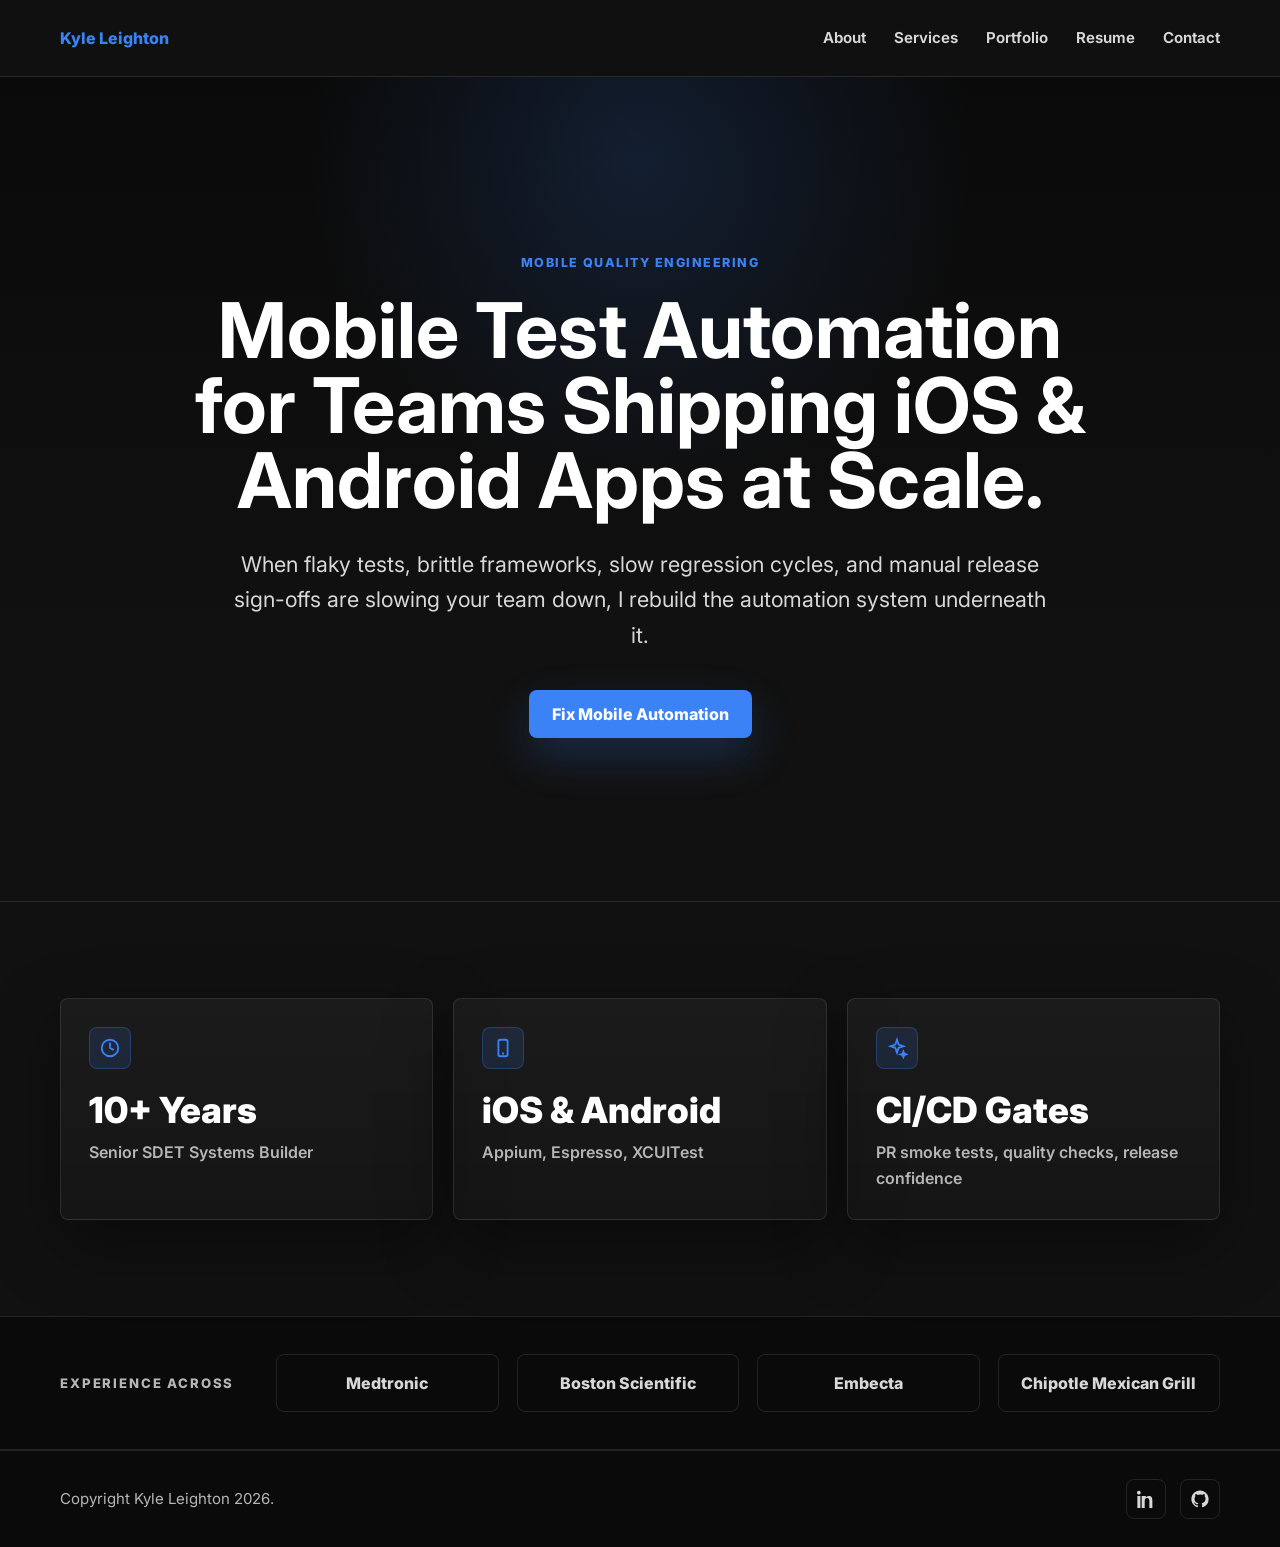
<file: index.html>
<!doctype html>
<html lang="en">
  <head>
    <meta charset="utf-8">
    <meta name="viewport" content="width=device-width, initial-scale=1">
    <meta name="description" content="Freelance Senior SDET and mobile test automation consultant helping engineering teams fix flaky iOS and Android automation, slow regression cycles, weak CI quality gates, and release risk.">
    <meta property="og:title" content="Kyle Leighton | Mobile Automation Consultant">
    <meta property="og:description" content="Senior SDET for teams shipping iOS and Android at scale. Flaky test fixes, framework buildouts, and embedded contract support.">
    <meta property="og:url" content="https://kyleleighton.dev">
    <meta property="og:type" content="website">
    <link rel="icon" type="image/svg+xml" href="favicon.svg">
    <title>Kyle Leighton | Mobile Automation Consultant</title>
    <link rel="preconnect" href="https://fonts.googleapis.com">
    <link rel="preconnect" href="https://fonts.gstatic.com" crossorigin>
    <link href="https://fonts.googleapis.com/css2?family=Inter:wght@400;500;600;700;800;900&amp;display=swap" rel="stylesheet">
    <link rel="stylesheet" href="styles.css">
  </head>
  <body>
    <div class="site-shell">
      <header class="site-header">
        <nav class="nav container" aria-label="Primary navigation">
          <a class="wordmark" href="index.html">Kyle Leighton</a>
          <button class="menu-toggle" type="button" aria-label="Toggle navigation menu" aria-expanded="false">
            <span></span>
          </button>
          <div class="nav-links">
            <a class="nav-link" href="about.html">About</a>
            <a class="nav-link" href="services.html">Services</a>
            <a class="nav-link" href="portfolio.html">Portfolio</a>
            <a class="nav-link" href="resume.html">Resume</a>
            <a class="nav-link" href="contact.html">Contact</a>
          </div>
        </nav>
      </header>

      <main class="site-main">
        <section class="hero">
          <div class="hero-inner container reveal">
            <span class="eyebrow">Mobile Quality Engineering</span>
            <h1>Mobile Test Automation for Teams Shipping iOS &amp; Android Apps at Scale.</h1>
            <p>When flaky tests, brittle frameworks, slow regression cycles, and manual release sign-offs are slowing your team down, I rebuild the automation system underneath it.</p>
            <a class="button button-primary" href="contact.html">Fix Mobile Automation</a>
          </div>
        </section>

        <section class="section section-border">
          <div class="container grid grid-3">
            <article class="stat-card reveal">
              <span class="icon" aria-hidden="true">
                <svg viewBox="0 0 24 24" fill="none" stroke="currentColor">
                  <path d="M12 6v6l4 2"></path>
                  <circle cx="12" cy="12" r="9"></circle>
                </svg>
              </span>
              <div class="stat-value">10+ Years</div>
              <div class="stat-label">Senior SDET Systems Builder</div>
            </article>
            <article class="stat-card reveal">
              <span class="icon" aria-hidden="true">
                <svg viewBox="0 0 24 24" fill="none" stroke="currentColor">
                  <rect x="7" y="3" width="10" height="18" rx="2"></rect>
                  <path d="M11 18h2"></path>
                </svg>
              </span>
              <div class="stat-value">iOS &amp; Android</div>
              <div class="stat-label">Appium, Espresso, XCUITest</div>
            </article>
            <article class="stat-card reveal">
              <span class="icon" aria-hidden="true">
                <svg viewBox="0 0 24 24" fill="none" stroke="currentColor">
                  <path d="M12 3l1.8 5.2L19 10l-5.2 1.8L12 17l-1.8-5.2L5 10l5.2-1.8L12 3z"></path>
                  <path d="M19 16l.8 2.2L22 19l-2.2.8L19 22l-.8-2.2L16 19l2.2-.8L19 16z"></path>
                </svg>
              </span>
              <div class="stat-value">CI/CD Gates</div>
              <div class="stat-label">PR smoke tests, quality checks, release confidence</div>
            </article>
          </div>
        </section>

        <section class="trusted">
          <div class="trusted-inner container reveal">
            <div class="trusted-label">Experience across</div>
            <div class="logo-row" aria-label="Past companies">
              <div class="text-logo">Medtronic</div>
              <div class="text-logo">Boston Scientific</div>
              <div class="text-logo">Embecta</div>
              <div class="text-logo">Chipotle Mexican Grill</div>
            </div>
          </div>
        </section>
      </main>

      <footer class="site-footer">
        <div class="footer-inner container">
          <p>Copyright Kyle Leighton 2026.</p>
          <div class="footer-links">
            <a href="https://linkedin.com/in/kyle-leighton-098b62132" target="_blank" rel="noreferrer" aria-label="LinkedIn">
              <svg viewBox="0 0 24 24" fill="currentColor" aria-hidden="true">
                <path d="M4.98 3.5C4.98 4.88 3.87 6 2.5 6S0 4.88 0 3.5 1.12 1 2.5 1s2.48 1.12 2.48 2.5zM.5 8h4V24h-4V8zm7.5 0h3.84v2.18h.05c.54-1.02 1.84-2.1 3.79-2.1 4.05 0 4.8 2.67 4.8 6.14V24h-4v-8.67c0-2.07-.04-4.73-2.88-4.73-2.89 0-3.33 2.25-3.33 4.58V24h-4V8z"></path>
              </svg>
            </a>
            <a href="https://github.com/kbleighton" target="_blank" rel="noreferrer" aria-label="GitHub">
              <svg viewBox="0 0 24 24" fill="currentColor" aria-hidden="true">
                <path d="M12 .5C5.65.5.5 5.65.5 12c0 5.09 3.29 9.4 7.86 10.93.58.11.79-.25.79-.56v-2.02c-3.2.7-3.87-1.36-3.87-1.36-.52-1.34-1.28-1.7-1.28-1.7-1.05-.72.08-.7.08-.7 1.16.08 1.77 1.19 1.77 1.19 1.03 1.76 2.7 1.25 3.36.96.1-.75.4-1.25.73-1.54-2.56-.29-5.25-1.28-5.25-5.69 0-1.26.45-2.29 1.19-3.1-.12-.29-.52-1.47.11-3.06 0 0 .97-.31 3.18 1.18A11.1 11.1 0 0 1 12 6.15c.98 0 1.96.13 2.88.38 2.2-1.49 3.17-1.18 3.17-1.18.63 1.59.23 2.77.11 3.06.74.81 1.19 1.84 1.19 3.1 0 4.42-2.7 5.39-5.27 5.67.41.36.78 1.07.78 2.16v3.03c0 .31.21.67.8.56A11.52 11.52 0 0 0 23.5 12C23.5 5.65 18.35.5 12 .5z"></path>
              </svg>
            </a>
          </div>
        </div>
      </footer>
    </div>

    <script src="script.js"></script>
  </body>
</html>
</file>
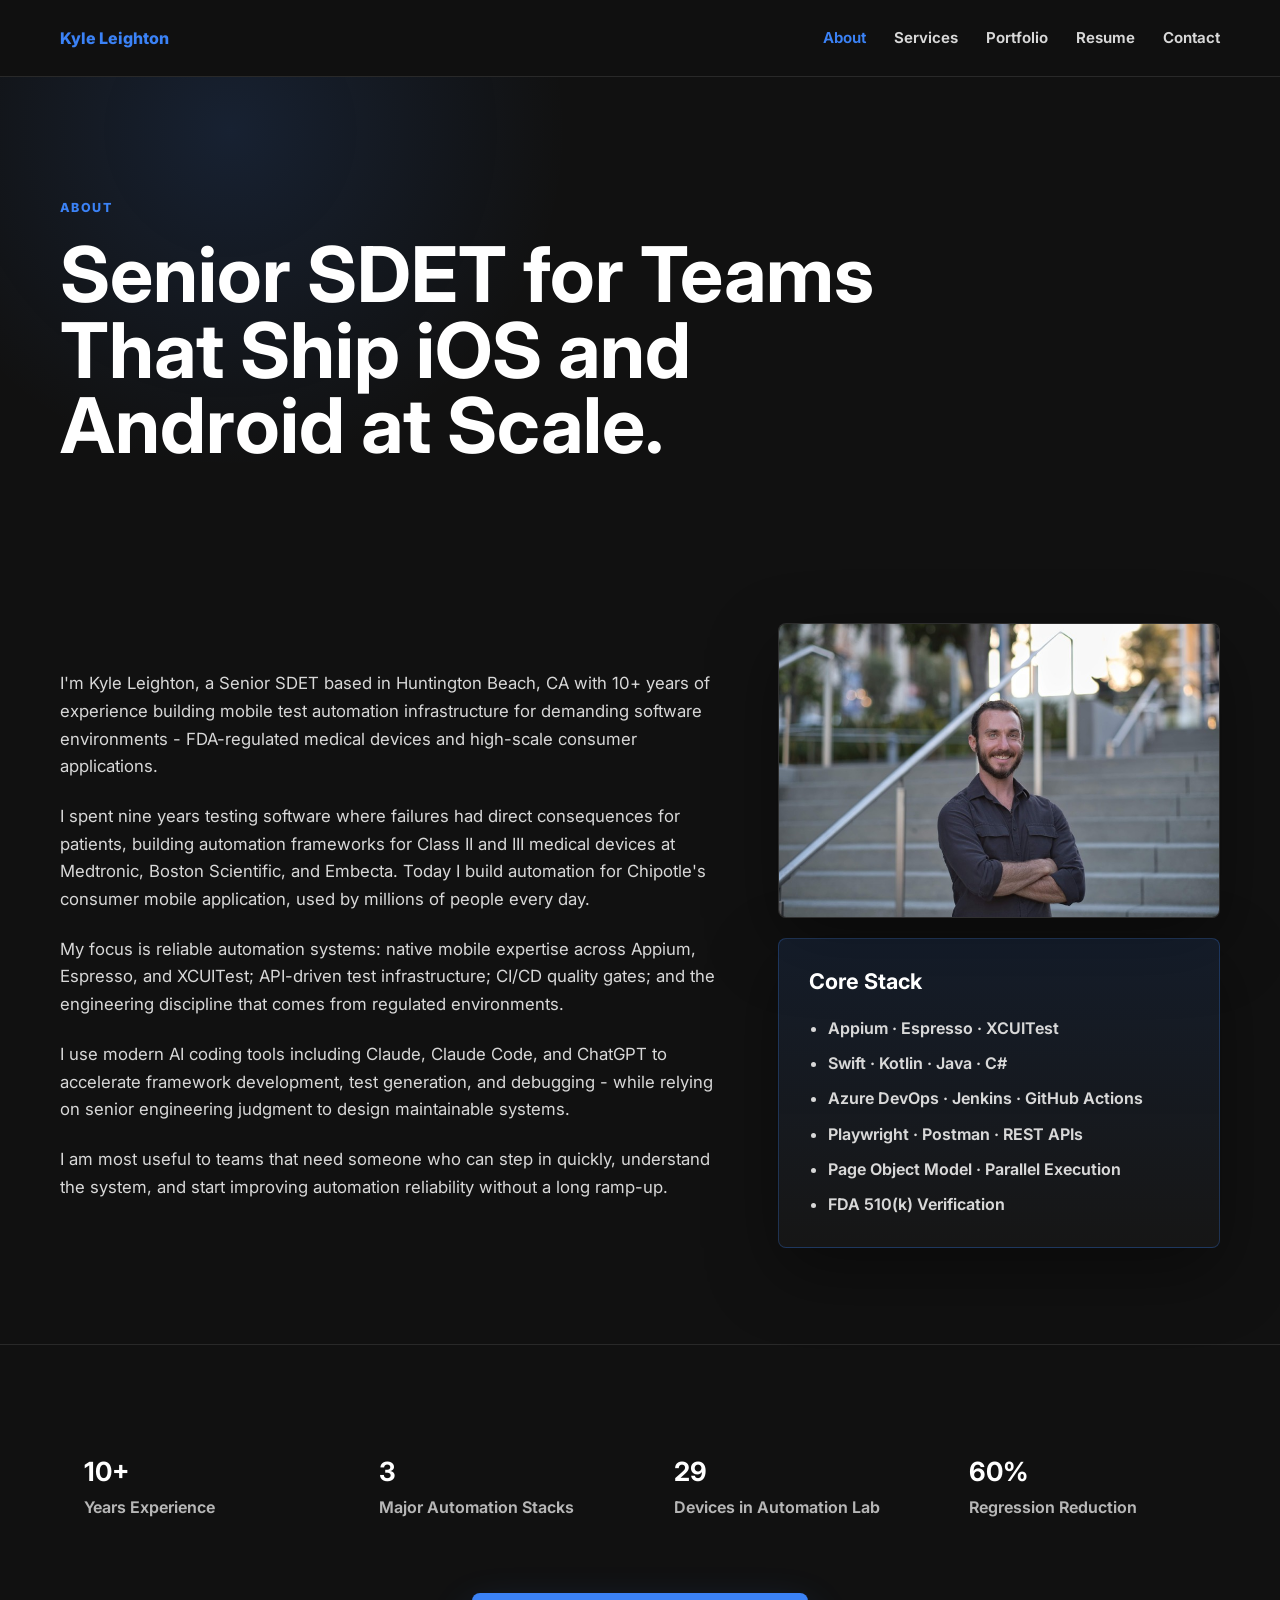
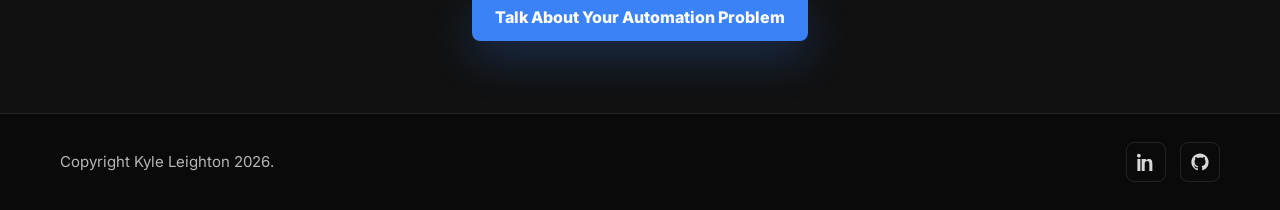
<file: about.html>
<!doctype html>
<html lang="en">
  <head>
    <meta charset="utf-8">
    <meta name="viewport" content="width=device-width, initial-scale=1">
    <meta name="description" content="About Kyle Leighton, a freelance Senior SDET and mobile automation consultant with regulated medical device and high-scale consumer app experience.">
    <link rel="icon" type="image/svg+xml" href="favicon.svg">
    <title>About | Kyle Leighton</title>
    <link rel="preconnect" href="https://fonts.googleapis.com">
    <link rel="preconnect" href="https://fonts.gstatic.com" crossorigin>
    <link href="https://fonts.googleapis.com/css2?family=Inter:wght@400;500;600;700;800;900&amp;display=swap" rel="stylesheet">
    <link rel="stylesheet" href="styles.css">
  </head>
  <body>
    <div class="site-shell">
      <header class="site-header">
        <nav class="nav container" aria-label="Primary navigation">
          <a class="wordmark" href="index.html">Kyle Leighton</a>
          <button class="menu-toggle" type="button" aria-label="Toggle navigation menu" aria-expanded="false">
            <span></span>
          </button>
          <div class="nav-links">
            <a class="nav-link" href="about.html">About</a>
            <a class="nav-link" href="services.html">Services</a>
            <a class="nav-link" href="portfolio.html">Portfolio</a>
            <a class="nav-link" href="resume.html">Resume</a>
            <a class="nav-link" href="contact.html">Contact</a>
          </div>
        </nav>
      </header>

      <main class="site-main">
        <section class="page-hero">
          <div class="container reveal">
            <span class="eyebrow">About</span>
            <h1>Senior SDET for Teams That Ship iOS and Android at Scale.</h1>
          </div>
        </section>

        <section class="section">
          <div class="container two-column">
            <div class="copy-stack reveal">
              <p>I'm Kyle Leighton, a Senior SDET based in Huntington Beach, CA with 10+ years of experience building mobile test automation infrastructure for demanding software environments - FDA-regulated medical devices and high-scale consumer applications.</p>
              <p>I spent nine years testing software where failures had direct consequences for patients, building automation frameworks for Class II and III medical devices at Medtronic, Boston Scientific, and Embecta. Today I build automation for Chipotle's consumer mobile application, used by millions of people every day.</p>
              <p>My focus is reliable automation systems: native mobile expertise across Appium, Espresso, and XCUITest; API-driven test infrastructure; CI/CD quality gates; and the engineering discipline that comes from regulated environments.</p>
              <p>I use modern AI coding tools including Claude, Claude Code, and ChatGPT to accelerate framework development, test generation, and debugging - while relying on senior engineering judgment to design maintainable systems.</p>
              <p>I am most useful to teams that need someone who can step in quickly, understand the system, and start improving automation reliability without a long ramp-up.</p>
            </div>
            <div class="about-sidebar">
              <figure class="profile-card reveal">
                <img class="profile-photo" src="assets/kyle-leighton-profile.jpg" alt="Kyle Leighton">
              </figure>
              <div class="skills-card reveal">
                <h3>Core Stack</h3>
                <ul>
                  <li>Appium · Espresso · XCUITest</li>
                  <li>Swift · Kotlin · Java · C#</li>
                  <li>Azure DevOps · Jenkins · GitHub Actions</li>
                  <li>Playwright · Postman · REST APIs</li>
                  <li>Page Object Model · Parallel Execution</li>
                  <li>FDA 510(k) Verification</li>
                </ul>
              </div>
            </div>
          </div>
        </section>

        <section class="section-tight section-border">
          <div class="container grid grid-4">
            <div class="mini-stat reveal">
              <strong>10+</strong>
              <span>Years Experience</span>
            </div>
            <div class="mini-stat reveal">
              <strong>3</strong>
              <span>Major Automation Stacks</span>
            </div>
            <div class="mini-stat reveal">
              <strong>29</strong>
              <span>Devices in Automation Lab</span>
            </div>
            <div class="mini-stat reveal">
              <strong>60%</strong>
              <span>Regression Reduction</span>
            </div>
          </div>
          <div class="container cta-row reveal">
            <a class="button button-primary" href="contact.html">Talk About Your Automation Problem</a>
          </div>
        </section>
      </main>

      <footer class="site-footer">
        <div class="footer-inner container">
          <p>Copyright Kyle Leighton 2026.</p>
          <div class="footer-links">
            <a href="https://linkedin.com/in/kyle-leighton-098b62132" target="_blank" rel="noreferrer" aria-label="LinkedIn">
              <svg viewBox="0 0 24 24" fill="currentColor" aria-hidden="true">
                <path d="M4.98 3.5C4.98 4.88 3.87 6 2.5 6S0 4.88 0 3.5 1.12 1 2.5 1s2.48 1.12 2.48 2.5zM.5 8h4V24h-4V8zm7.5 0h3.84v2.18h.05c.54-1.02 1.84-2.1 3.79-2.1 4.05 0 4.8 2.67 4.8 6.14V24h-4v-8.67c0-2.07-.04-4.73-2.88-4.73-2.89 0-3.33 2.25-3.33 4.58V24h-4V8z"></path>
              </svg>
            </a>
            <a href="https://github.com/kbleighton" target="_blank" rel="noreferrer" aria-label="GitHub">
              <svg viewBox="0 0 24 24" fill="currentColor" aria-hidden="true">
                <path d="M12 .5C5.65.5.5 5.65.5 12c0 5.09 3.29 9.4 7.86 10.93.58.11.79-.25.79-.56v-2.02c-3.2.7-3.87-1.36-3.87-1.36-.52-1.34-1.28-1.7-1.28-1.7-1.05-.72.08-.7.08-.7 1.16.08 1.77 1.19 1.77 1.19 1.03 1.76 2.7 1.25 3.36.96.1-.75.4-1.25.73-1.54-2.56-.29-5.25-1.28-5.25-5.69 0-1.26.45-2.29 1.19-3.1-.12-.29-.52-1.47.11-3.06 0 0 .97-.31 3.18 1.18A11.1 11.1 0 0 1 12 6.15c.98 0 1.96.13 2.88.38 2.2-1.49 3.17-1.18 3.17-1.18.63 1.59.23 2.77.11 3.06.74.81 1.19 1.84 1.19 3.1 0 4.42-2.7 5.39-5.27 5.67.41.36.78 1.07.78 2.16v3.03c0 .31.21.67.8.56A11.52 11.52 0 0 0 23.5 12C23.5 5.65 18.35.5 12 .5z"></path>
              </svg>
            </a>
          </div>
        </div>
      </footer>
    </div>

    <script src="script.js"></script>
  </body>
</html>
</file>
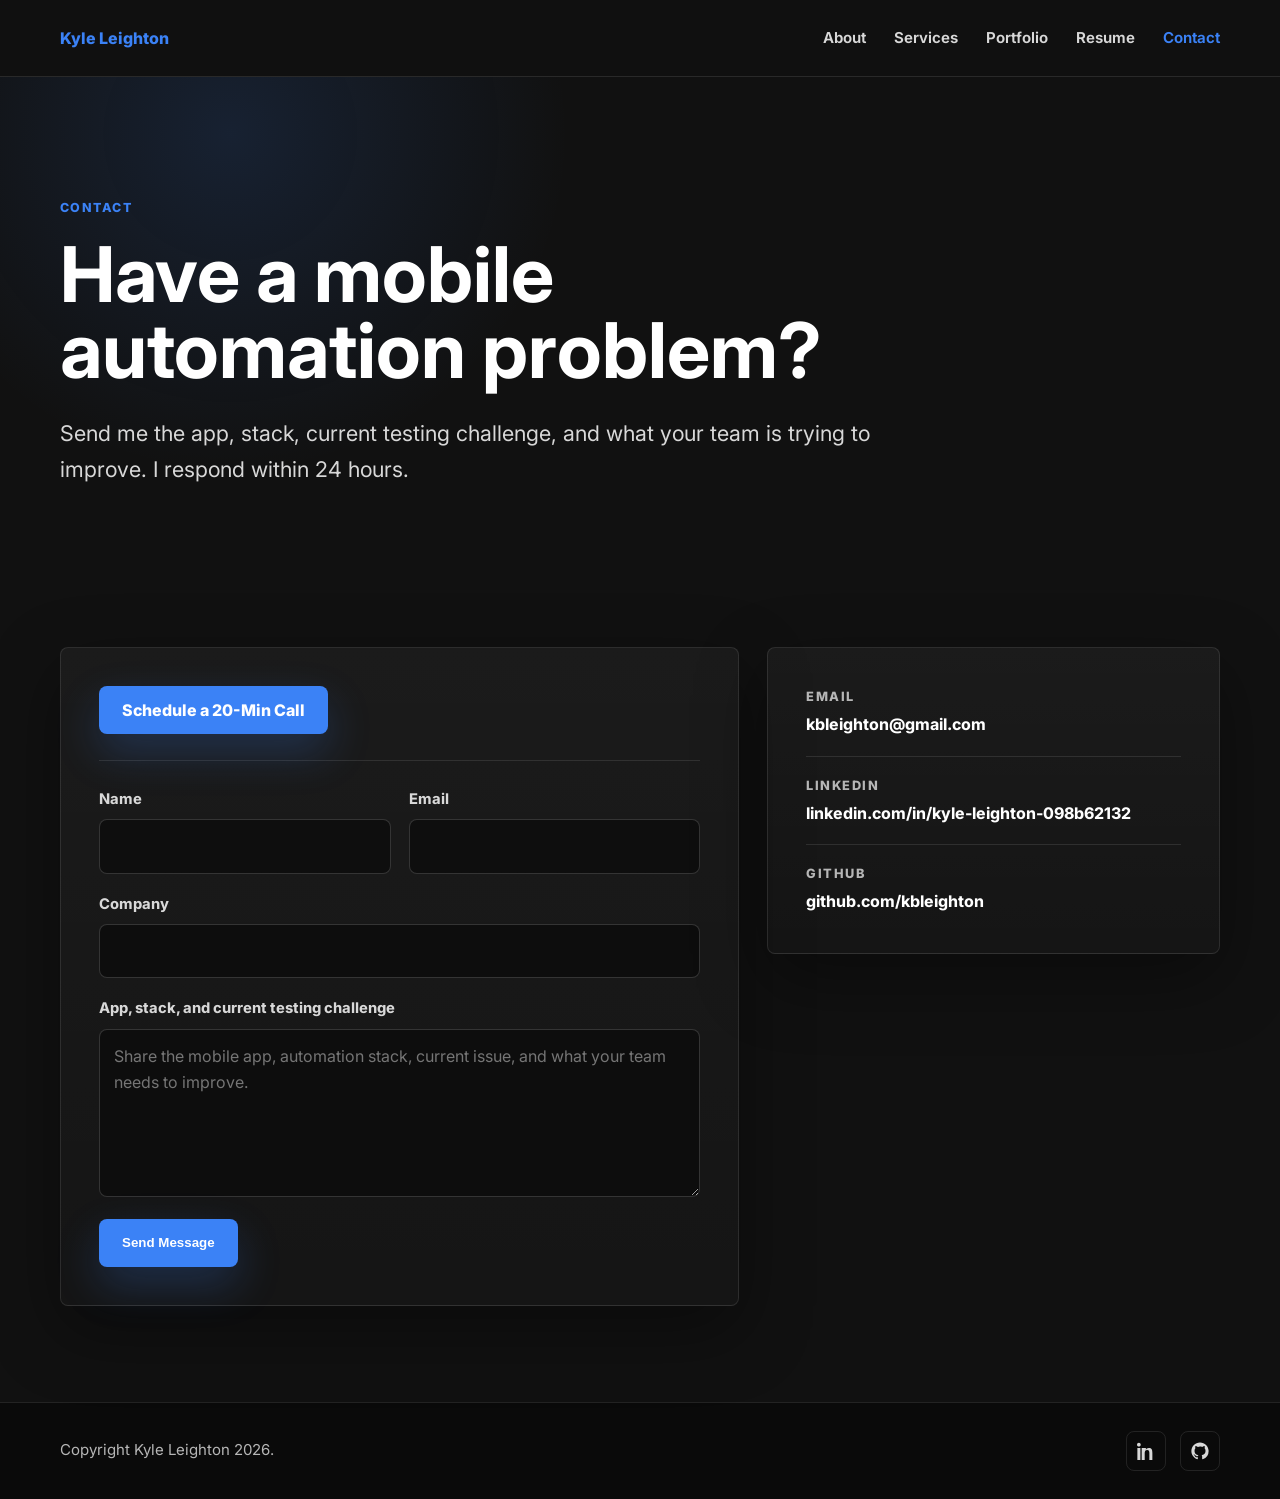
<file: contact.html>
<!doctype html>
<html lang="en">
  <head>
    <meta charset="utf-8">
    <meta name="viewport" content="width=device-width, initial-scale=1">
    <meta name="description" content="Contact Kyle Leighton for freelance Senior SDET consulting, mobile automation audits, framework buildouts, embedded contract support, and release quality improvements.">
    <link rel="icon" type="image/svg+xml" href="favicon.svg">
    <title>Contact | Kyle Leighton</title>
    <link rel="preconnect" href="https://fonts.googleapis.com">
    <link rel="preconnect" href="https://fonts.gstatic.com" crossorigin>
    <link href="https://fonts.googleapis.com/css2?family=Inter:wght@400;500;600;700;800;900&amp;display=swap" rel="stylesheet">
    <link rel="stylesheet" href="styles.css">
  </head>
  <body>
    <div class="site-shell">
      <header class="site-header">
        <nav class="nav container" aria-label="Primary navigation">
          <a class="wordmark" href="index.html">Kyle Leighton</a>
          <button class="menu-toggle" type="button" aria-label="Toggle navigation menu" aria-expanded="false">
            <span></span>
          </button>
          <div class="nav-links">
            <a class="nav-link" href="about.html">About</a>
            <a class="nav-link" href="services.html">Services</a>
            <a class="nav-link" href="portfolio.html">Portfolio</a>
            <a class="nav-link" href="resume.html">Resume</a>
            <a class="nav-link" href="contact.html">Contact</a>
          </div>
        </nav>
      </header>

      <main class="site-main">
        <section class="page-hero">
          <div class="container reveal">
            <span class="eyebrow">Contact</span>
            <h1>Have a mobile automation problem?</h1>
            <p>Send me the app, stack, current testing challenge, and what your team is trying to improve. I respond within 24 hours.</p>
          </div>
        </section>

        <section class="section">
          <div class="container contact-layout">
            <div class="contact-card reveal">
              <div class="calendly-cta">
                <a class="button button-primary" href="https://calendly.com/kyleleighton/20-min-call" target="_blank" rel="noreferrer">Schedule a 20-Min Call</a>
              </div>
              <!-- This static form uses script.js mailto handling. Replace data-contact-form with a real action endpoint when a form handler is added. -->
              <form data-contact-form>
                <div class="form-grid">
                  <div class="field">
                    <label for="name">Name</label>
                    <input id="name" name="name" type="text" autocomplete="name" required>
                  </div>
                  <div class="field">
                    <label for="email">Email</label>
                    <input id="email" name="email" type="email" autocomplete="email" required>
                  </div>
                  <div class="field field-full">
                    <label for="company">Company</label>
                    <input id="company" name="company" type="text" autocomplete="organization">
                  </div>
                  <div class="field field-full">
                    <label for="message">App, stack, and current testing challenge</label>
                    <textarea id="message" name="message" placeholder="Share the mobile app, automation stack, current issue, and what your team needs to improve." required></textarea>
                  </div>
                </div>
                <div class="form-actions">
                  <button class="button button-primary" type="submit">Send Message</button>
                  <span class="form-status" aria-live="polite"></span>
                </div>
              </form>
            </div>

            <aside class="contact-card reveal">
              <div class="contact-list">
                <div class="contact-item">
                  <span>Email</span>
                  <a href="mailto:kbleighton@gmail.com">kbleighton@gmail.com</a>
                </div>
                <div class="contact-item">
                  <span>LinkedIn</span>
                  <a href="https://linkedin.com/in/kyle-leighton-098b62132" target="_blank" rel="noreferrer">linkedin.com/in/kyle-leighton-098b62132</a>
                </div>
                <div class="contact-item">
                  <span>GitHub</span>
                  <a href="https://github.com/kbleighton" target="_blank" rel="noreferrer">github.com/kbleighton</a>
                </div>
              </div>
            </aside>
          </div>
        </section>
      </main>

      <footer class="site-footer">
        <div class="footer-inner container">
          <p>Copyright Kyle Leighton 2026.</p>
          <div class="footer-links">
            <a href="https://linkedin.com/in/kyle-leighton-098b62132" target="_blank" rel="noreferrer" aria-label="LinkedIn">
              <svg viewBox="0 0 24 24" fill="currentColor" aria-hidden="true">
                <path d="M4.98 3.5C4.98 4.88 3.87 6 2.5 6S0 4.88 0 3.5 1.12 1 2.5 1s2.48 1.12 2.48 2.5zM.5 8h4V24h-4V8zm7.5 0h3.84v2.18h.05c.54-1.02 1.84-2.1 3.79-2.1 4.05 0 4.8 2.67 4.8 6.14V24h-4v-8.67c0-2.07-.04-4.73-2.88-4.73-2.89 0-3.33 2.25-3.33 4.58V24h-4V8z"></path>
              </svg>
            </a>
            <a href="https://github.com/kbleighton" target="_blank" rel="noreferrer" aria-label="GitHub">
              <svg viewBox="0 0 24 24" fill="currentColor" aria-hidden="true">
                <path d="M12 .5C5.65.5.5 5.65.5 12c0 5.09 3.29 9.4 7.86 10.93.58.11.79-.25.79-.56v-2.02c-3.2.7-3.87-1.36-3.87-1.36-.52-1.34-1.28-1.7-1.28-1.7-1.05-.72.08-.7.08-.7 1.16.08 1.77 1.19 1.77 1.19 1.03 1.76 2.7 1.25 3.36.96.1-.75.4-1.25.73-1.54-2.56-.29-5.25-1.28-5.25-5.69 0-1.26.45-2.29 1.19-3.1-.12-.29-.52-1.47.11-3.06 0 0 .97-.31 3.18 1.18A11.1 11.1 0 0 1 12 6.15c.98 0 1.96.13 2.88.38 2.2-1.49 3.17-1.18 3.17-1.18.63 1.59.23 2.77.11 3.06.74.81 1.19 1.84 1.19 3.1 0 4.42-2.7 5.39-5.27 5.67.41.36.78 1.07.78 2.16v3.03c0 .31.21.67.8.56A11.52 11.52 0 0 0 23.5 12C23.5 5.65 18.35.5 12 .5z"></path>
              </svg>
            </a>
          </div>
        </div>
      </footer>
    </div>

    <script src="script.js"></script>
  </body>
</html>
</file>
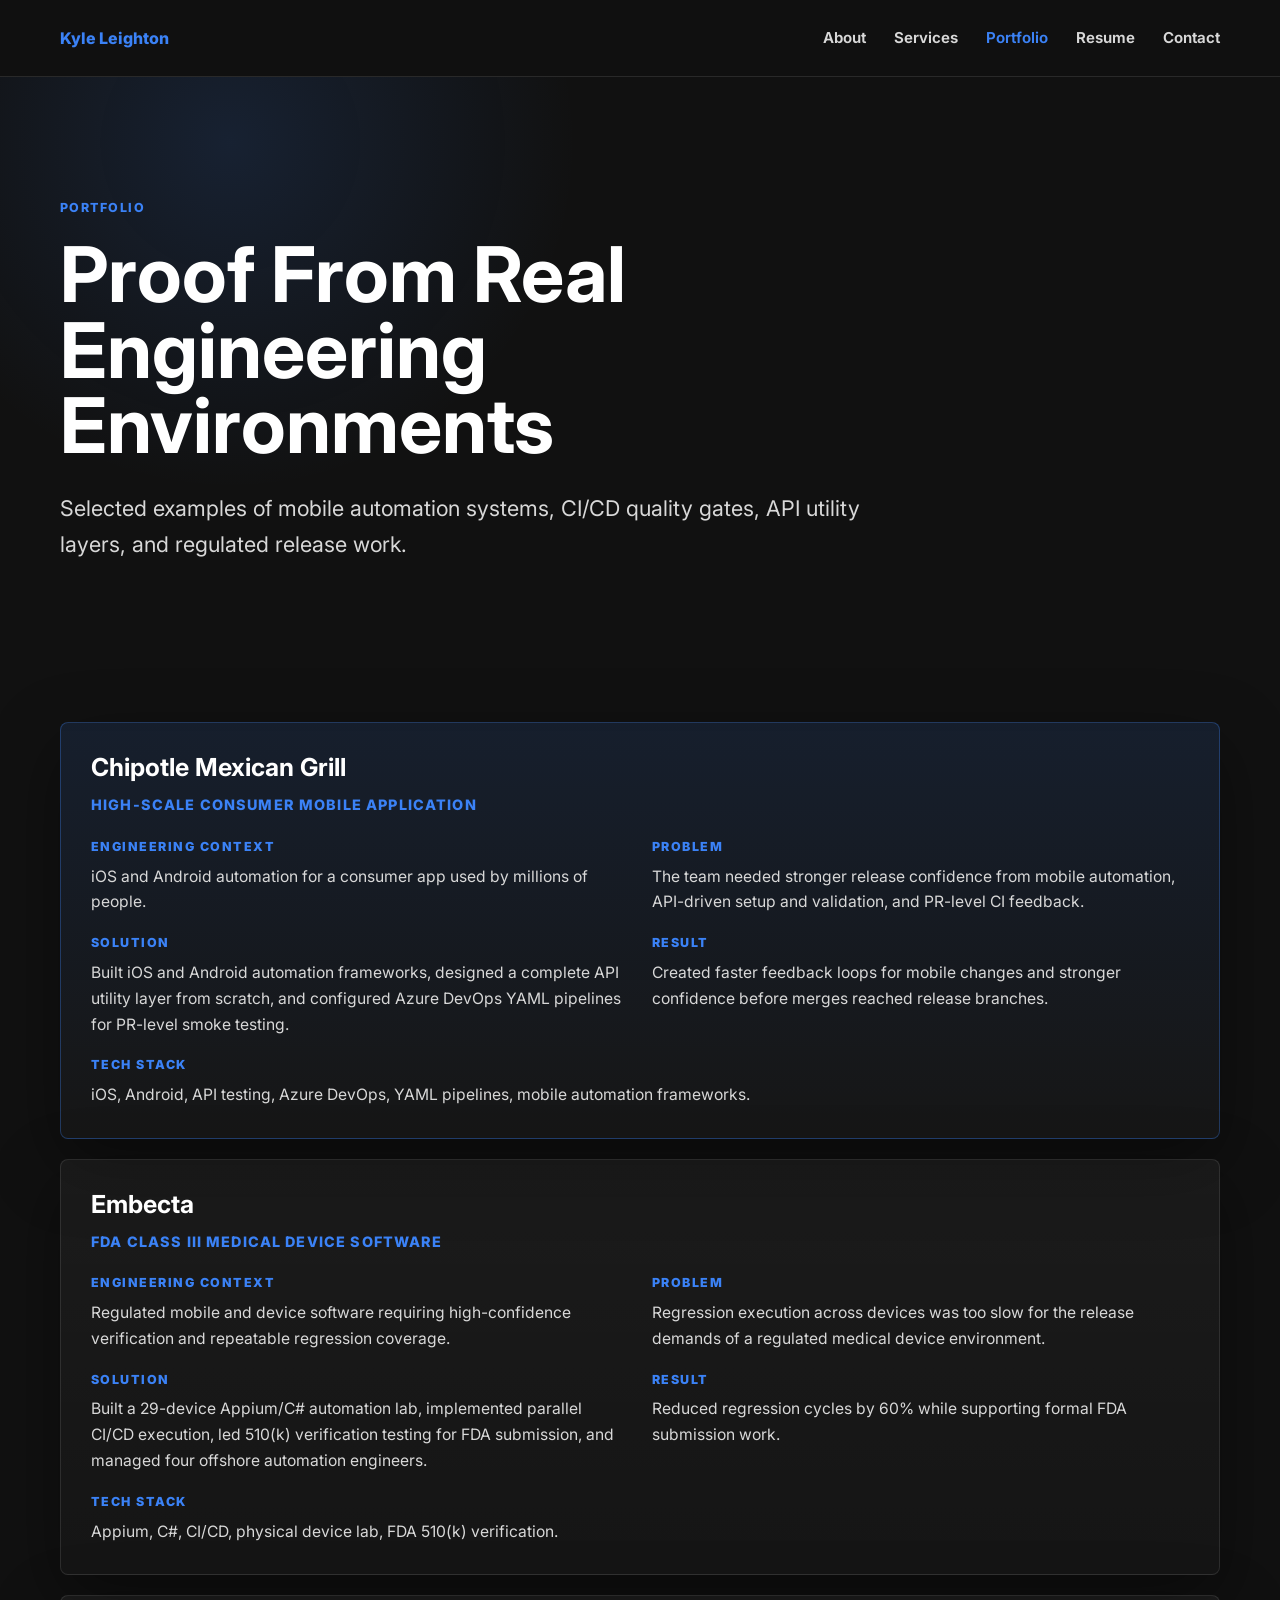
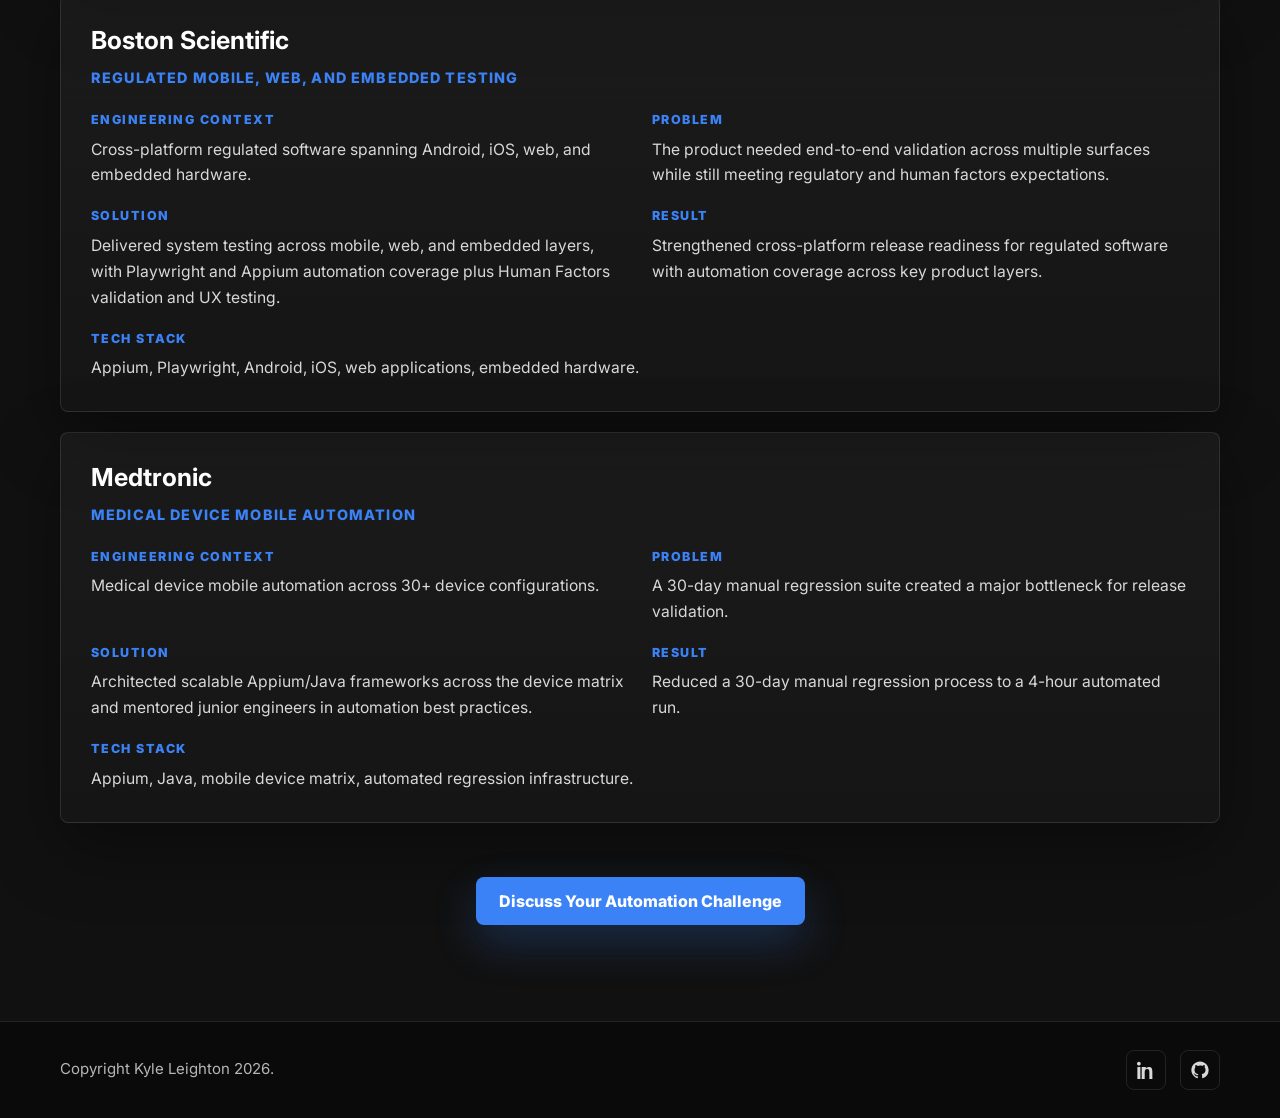
<file: portfolio.html>
<!doctype html>
<html lang="en">
  <head>
    <meta charset="utf-8">
    <meta name="viewport" content="width=device-width, initial-scale=1">
    <meta name="description" content="Mobile automation case studies from Kyle Leighton, including device labs, regression cycle reduction, FDA verification, CI smoke testing, and high-scale iOS and Android automation.">
    <link rel="icon" type="image/svg+xml" href="favicon.svg">
    <title>Portfolio | Kyle Leighton</title>
    <link rel="preconnect" href="https://fonts.googleapis.com">
    <link rel="preconnect" href="https://fonts.gstatic.com" crossorigin>
    <link href="https://fonts.googleapis.com/css2?family=Inter:wght@400;500;600;700;800;900&amp;display=swap" rel="stylesheet">
    <link rel="stylesheet" href="styles.css">
  </head>
  <body>
    <div class="site-shell">
      <header class="site-header">
        <nav class="nav container" aria-label="Primary navigation">
          <a class="wordmark" href="index.html">Kyle Leighton</a>
          <button class="menu-toggle" type="button" aria-label="Toggle navigation menu" aria-expanded="false">
            <span></span>
          </button>
          <div class="nav-links">
            <a class="nav-link" href="about.html">About</a>
            <a class="nav-link" href="services.html">Services</a>
            <a class="nav-link" href="portfolio.html">Portfolio</a>
            <a class="nav-link" href="resume.html">Resume</a>
            <a class="nav-link" href="contact.html">Contact</a>
          </div>
        </nav>
      </header>

      <main class="site-main">
        <section class="page-hero">
          <div class="container reveal">
            <span class="eyebrow">Portfolio</span>
            <h1>Proof From Real Engineering Environments</h1>
            <p>Selected examples of mobile automation systems, CI/CD quality gates, API utility layers, and regulated release work.</p>
          </div>
        </section>

        <section class="section">
          <div class="container portfolio-grid">
            <article class="portfolio-card featured reveal">
              <h2>Chipotle Mexican Grill</h2>
              <p class="context">High-scale consumer mobile application</p>
              <div class="case-study-grid">
                <section class="case-detail">
                  <h3>Engineering Context</h3>
                  <p>iOS and Android automation for a consumer app used by millions of people.</p>
                </section>
                <section class="case-detail">
                  <h3>Problem</h3>
                  <p>The team needed stronger release confidence from mobile automation, API-driven setup and validation, and PR-level CI feedback.</p>
                </section>
                <section class="case-detail">
                  <h3>Solution</h3>
                  <p>Built iOS and Android automation frameworks, designed a complete API utility layer from scratch, and configured Azure DevOps YAML pipelines for PR-level smoke testing.</p>
                </section>
                <section class="case-detail">
                  <h3>Result</h3>
                  <p>Created faster feedback loops for mobile changes and stronger confidence before merges reached release branches.</p>
                </section>
                <section class="case-detail">
                  <h3>Tech Stack</h3>
                  <p>iOS, Android, API testing, Azure DevOps, YAML pipelines, mobile automation frameworks.</p>
                </section>
              </div>
            </article>
            <article class="portfolio-card reveal">
              <h2>Embecta</h2>
              <p class="context">FDA Class III medical device software</p>
              <div class="case-study-grid">
                <section class="case-detail">
                  <h3>Engineering Context</h3>
                  <p>Regulated mobile and device software requiring high-confidence verification and repeatable regression coverage.</p>
                </section>
                <section class="case-detail">
                  <h3>Problem</h3>
                  <p>Regression execution across devices was too slow for the release demands of a regulated medical device environment.</p>
                </section>
                <section class="case-detail">
                  <h3>Solution</h3>
                  <p>Built a 29-device Appium/C# automation lab, implemented parallel CI/CD execution, led 510(k) verification testing for FDA submission, and managed four offshore automation engineers.</p>
                </section>
                <section class="case-detail">
                  <h3>Result</h3>
                  <p>Reduced regression cycles by 60% while supporting formal FDA submission work.</p>
                </section>
                <section class="case-detail">
                  <h3>Tech Stack</h3>
                  <p>Appium, C#, CI/CD, physical device lab, FDA 510(k) verification.</p>
                </section>
              </div>
            </article>
            <article class="portfolio-card reveal">
              <h2>Boston Scientific</h2>
              <p class="context">Regulated mobile, web, and embedded testing</p>
              <div class="case-study-grid">
                <section class="case-detail">
                  <h3>Engineering Context</h3>
                  <p>Cross-platform regulated software spanning Android, iOS, web, and embedded hardware.</p>
                </section>
                <section class="case-detail">
                  <h3>Problem</h3>
                  <p>The product needed end-to-end validation across multiple surfaces while still meeting regulatory and human factors expectations.</p>
                </section>
                <section class="case-detail">
                  <h3>Solution</h3>
                  <p>Delivered system testing across mobile, web, and embedded layers, with Playwright and Appium automation coverage plus Human Factors validation and UX testing.</p>
                </section>
                <section class="case-detail">
                  <h3>Result</h3>
                  <p>Strengthened cross-platform release readiness for regulated software with automation coverage across key product layers.</p>
                </section>
                <section class="case-detail">
                  <h3>Tech Stack</h3>
                  <p>Appium, Playwright, Android, iOS, web applications, embedded hardware.</p>
                </section>
              </div>
            </article>
            <article class="portfolio-card reveal">
              <h2>Medtronic</h2>
              <p class="context">Medical device mobile automation</p>
              <div class="case-study-grid">
                <section class="case-detail">
                  <h3>Engineering Context</h3>
                  <p>Medical device mobile automation across 30+ device configurations.</p>
                </section>
                <section class="case-detail">
                  <h3>Problem</h3>
                  <p>A 30-day manual regression suite created a major bottleneck for release validation.</p>
                </section>
                <section class="case-detail">
                  <h3>Solution</h3>
                  <p>Architected scalable Appium/Java frameworks across the device matrix and mentored junior engineers in automation best practices.</p>
                </section>
                <section class="case-detail">
                  <h3>Result</h3>
                  <p>Reduced a 30-day manual regression process to a 4-hour automated run.</p>
                </section>
                <section class="case-detail">
                  <h3>Tech Stack</h3>
                  <p>Appium, Java, mobile device matrix, automated regression infrastructure.</p>
                </section>
              </div>
            </article>
            <div class="cta-row reveal">
              <a class="button button-primary" href="contact.html">Discuss Your Automation Challenge</a>
            </div>
          </div>
        </section>
      </main>

      <footer class="site-footer">
        <div class="footer-inner container">
          <p>Copyright Kyle Leighton 2026.</p>
          <div class="footer-links">
            <a href="https://linkedin.com/in/kyle-leighton-098b62132" target="_blank" rel="noreferrer" aria-label="LinkedIn">
              <svg viewBox="0 0 24 24" fill="currentColor" aria-hidden="true">
                <path d="M4.98 3.5C4.98 4.88 3.87 6 2.5 6S0 4.88 0 3.5 1.12 1 2.5 1s2.48 1.12 2.48 2.5zM.5 8h4V24h-4V8zm7.5 0h3.84v2.18h.05c.54-1.02 1.84-2.1 3.79-2.1 4.05 0 4.8 2.67 4.8 6.14V24h-4v-8.67c0-2.07-.04-4.73-2.88-4.73-2.89 0-3.33 2.25-3.33 4.58V24h-4V8z"></path>
              </svg>
            </a>
            <a href="https://github.com/kbleighton" target="_blank" rel="noreferrer" aria-label="GitHub">
              <svg viewBox="0 0 24 24" fill="currentColor" aria-hidden="true">
                <path d="M12 .5C5.65.5.5 5.65.5 12c0 5.09 3.29 9.4 7.86 10.93.58.11.79-.25.79-.56v-2.02c-3.2.7-3.87-1.36-3.87-1.36-.52-1.34-1.28-1.7-1.28-1.7-1.05-.72.08-.7.08-.7 1.16.08 1.77 1.19 1.77 1.19 1.03 1.76 2.7 1.25 3.36.96.1-.75.4-1.25.73-1.54-2.56-.29-5.25-1.28-5.25-5.69 0-1.26.45-2.29 1.19-3.1-.12-.29-.52-1.47.11-3.06 0 0 .97-.31 3.18 1.18A11.1 11.1 0 0 1 12 6.15c.98 0 1.96.13 2.88.38 2.2-1.49 3.17-1.18 3.17-1.18.63 1.59.23 2.77.11 3.06.74.81 1.19 1.84 1.19 3.1 0 4.42-2.7 5.39-5.27 5.67.41.36.78 1.07.78 2.16v3.03c0 .31.21.67.8.56A11.52 11.52 0 0 0 23.5 12C23.5 5.65 18.35.5 12 .5z"></path>
              </svg>
            </a>
          </div>
        </div>
      </footer>
    </div>

    <script src="script.js"></script>
  </body>
</html>
</file>
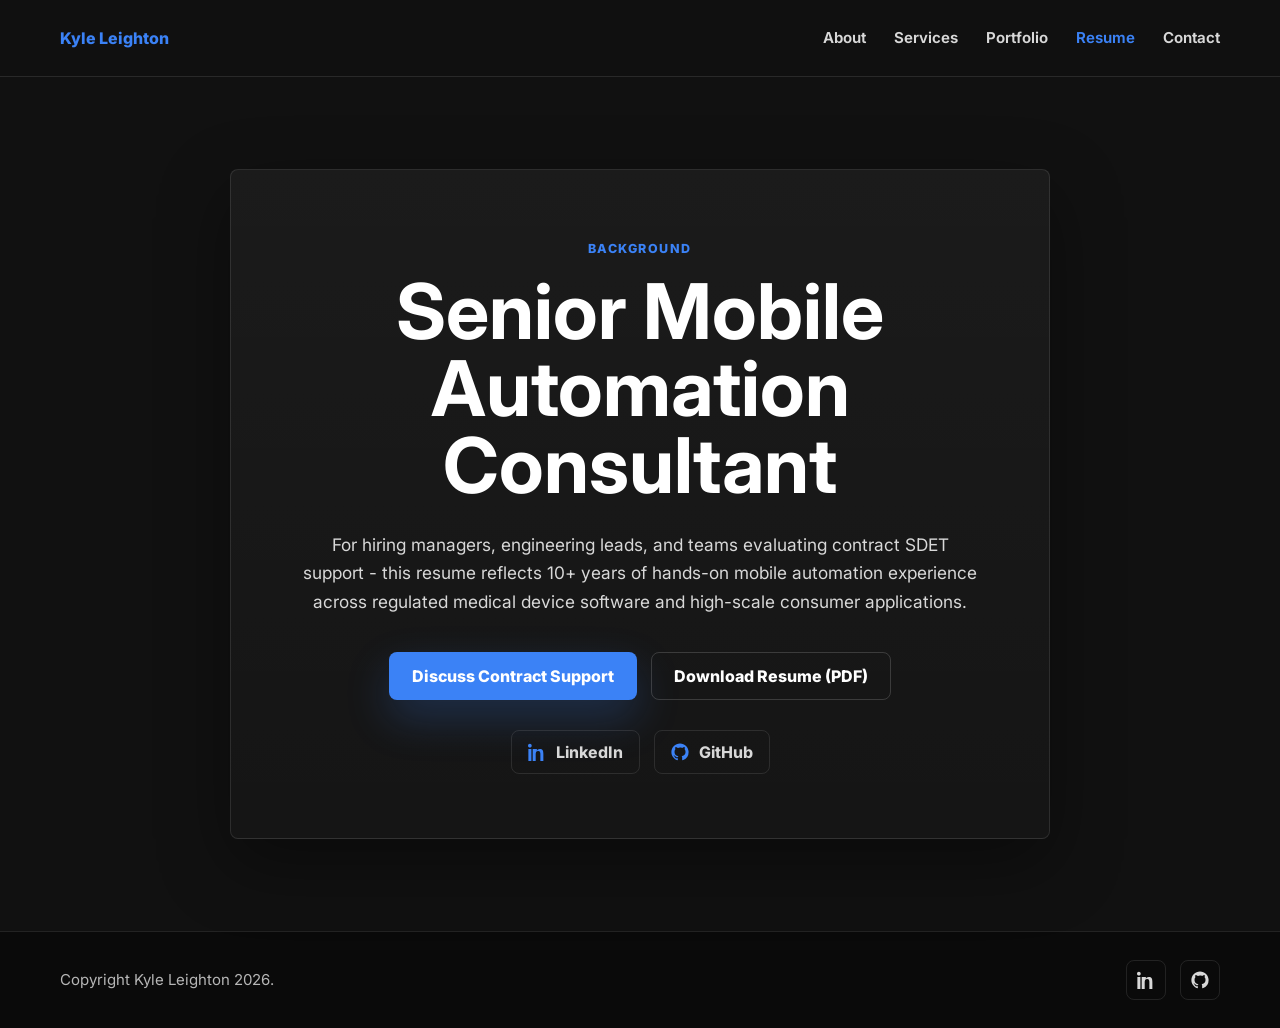
<file: resume.html>
<!doctype html>
<html lang="en">
  <head>
    <meta charset="utf-8">
    <meta name="viewport" content="width=device-width, initial-scale=1">
    <meta name="description" content="Download Kyle Leighton's resume for Senior SDET consulting, mobile automation framework work, CI/CD quality integration, and contract test automation support.">
    <link rel="icon" type="image/svg+xml" href="favicon.svg">
    <title>Resume | Kyle Leighton</title>
    <link rel="preconnect" href="https://fonts.googleapis.com">
    <link rel="preconnect" href="https://fonts.gstatic.com" crossorigin>
    <link href="https://fonts.googleapis.com/css2?family=Inter:wght@400;500;600;700;800;900&amp;display=swap" rel="stylesheet">
    <link rel="stylesheet" href="styles.css">
  </head>
  <body>
    <div class="site-shell">
      <header class="site-header">
        <nav class="nav container" aria-label="Primary navigation">
          <a class="wordmark" href="index.html">Kyle Leighton</a>
          <button class="menu-toggle" type="button" aria-label="Toggle navigation menu" aria-expanded="false">
            <span></span>
          </button>
          <div class="nav-links">
            <a class="nav-link" href="about.html">About</a>
            <a class="nav-link" href="services.html">Services</a>
            <a class="nav-link" href="portfolio.html">Portfolio</a>
            <a class="nav-link" href="resume.html">Resume</a>
            <a class="nav-link" href="contact.html">Contact</a>
          </div>
        </nav>
      </header>

      <main class="site-main">
        <section class="resume-wrap">
          <div class="container">
            <div class="resume-panel reveal">
              <span class="eyebrow">Background</span>
              <h1>Senior Mobile Automation Consultant</h1>
              <p>For hiring managers, engineering leads, and teams evaluating contract SDET support - this resume reflects 10+ years of hands-on mobile automation experience across regulated medical device software and high-scale consumer applications.</p>
              <div class="resume-actions">
                <a class="button button-primary" href="contact.html">Discuss Contract Support</a>
                <a class="button button-secondary" href="Kyle_Leighton_Resume.pdf" download aria-label="Download Resume PDF">Download Resume (PDF)</a>
              </div>
              <div class="social-links" aria-label="Profile links">
                <a class="social-link" href="https://linkedin.com/in/kyle-leighton-098b62132" target="_blank" rel="noreferrer">
                  <svg viewBox="0 0 24 24" fill="currentColor" aria-hidden="true">
                    <path d="M4.98 3.5C4.98 4.88 3.87 6 2.5 6S0 4.88 0 3.5 1.12 1 2.5 1s2.48 1.12 2.48 2.5zM.5 8h4V24h-4V8zm7.5 0h3.84v2.18h.05c.54-1.02 1.84-2.1 3.79-2.1 4.05 0 4.8 2.67 4.8 6.14V24h-4v-8.67c0-2.07-.04-4.73-2.88-4.73-2.89 0-3.33 2.25-3.33 4.58V24h-4V8z"></path>
                  </svg>
                  LinkedIn
                </a>
                <a class="social-link" href="https://github.com/kbleighton" target="_blank" rel="noreferrer">
                  <svg viewBox="0 0 24 24" fill="currentColor" aria-hidden="true">
                    <path d="M12 .5C5.65.5.5 5.65.5 12c0 5.09 3.29 9.4 7.86 10.93.58.11.79-.25.79-.56v-2.02c-3.2.7-3.87-1.36-3.87-1.36-.52-1.34-1.28-1.7-1.28-1.7-1.05-.72.08-.7.08-.7 1.16.08 1.77 1.19 1.77 1.19 1.03 1.76 2.7 1.25 3.36.96.1-.75.4-1.25.73-1.54-2.56-.29-5.25-1.28-5.25-5.69 0-1.26.45-2.29 1.19-3.1-.12-.29-.52-1.47.11-3.06 0 0 .97-.31 3.18 1.18A11.1 11.1 0 0 1 12 6.15c.98 0 1.96.13 2.88.38 2.2-1.49 3.17-1.18 3.17-1.18.63 1.59.23 2.77.11 3.06.74.81 1.19 1.84 1.19 3.1 0 4.42-2.7 5.39-5.27 5.67.41.36.78 1.07.78 2.16v3.03c0 .31.21.67.8.56A11.52 11.52 0 0 0 23.5 12C23.5 5.65 18.35.5 12 .5z"></path>
                  </svg>
                  GitHub
                </a>
              </div>
            </div>
          </div>
        </section>
      </main>

      <footer class="site-footer">
        <div class="footer-inner container">
          <p>Copyright Kyle Leighton 2026.</p>
          <div class="footer-links">
            <a href="https://linkedin.com/in/kyle-leighton-098b62132" target="_blank" rel="noreferrer" aria-label="LinkedIn">
              <svg viewBox="0 0 24 24" fill="currentColor" aria-hidden="true">
                <path d="M4.98 3.5C4.98 4.88 3.87 6 2.5 6S0 4.88 0 3.5 1.12 1 2.5 1s2.48 1.12 2.48 2.5zM.5 8h4V24h-4V8zm7.5 0h3.84v2.18h.05c.54-1.02 1.84-2.1 3.79-2.1 4.05 0 4.8 2.67 4.8 6.14V24h-4v-8.67c0-2.07-.04-4.73-2.88-4.73-2.89 0-3.33 2.25-3.33 4.58V24h-4V8z"></path>
              </svg>
            </a>
            <a href="https://github.com/kbleighton" target="_blank" rel="noreferrer" aria-label="GitHub">
              <svg viewBox="0 0 24 24" fill="currentColor" aria-hidden="true">
                <path d="M12 .5C5.65.5.5 5.65.5 12c0 5.09 3.29 9.4 7.86 10.93.58.11.79-.25.79-.56v-2.02c-3.2.7-3.87-1.36-3.87-1.36-.52-1.34-1.28-1.7-1.28-1.7-1.05-.72.08-.7.08-.7 1.16.08 1.77 1.19 1.77 1.19 1.03 1.76 2.7 1.25 3.36.96.1-.75.4-1.25.73-1.54-2.56-.29-5.25-1.28-5.25-5.69 0-1.26.45-2.29 1.19-3.1-.12-.29-.52-1.47.11-3.06 0 0 .97-.31 3.18 1.18A11.1 11.1 0 0 1 12 6.15c.98 0 1.96.13 2.88.38 2.2-1.49 3.17-1.18 3.17-1.18.63 1.59.23 2.77.11 3.06.74.81 1.19 1.84 1.19 3.1 0 4.42-2.7 5.39-5.27 5.67.41.36.78 1.07.78 2.16v3.03c0 .31.21.67.8.56A11.52 11.52 0 0 0 23.5 12C23.5 5.65 18.35.5 12 .5z"></path>
              </svg>
            </a>
          </div>
        </div>
      </footer>
    </div>

    <script src="script.js"></script>
  </body>
</html>
</file>
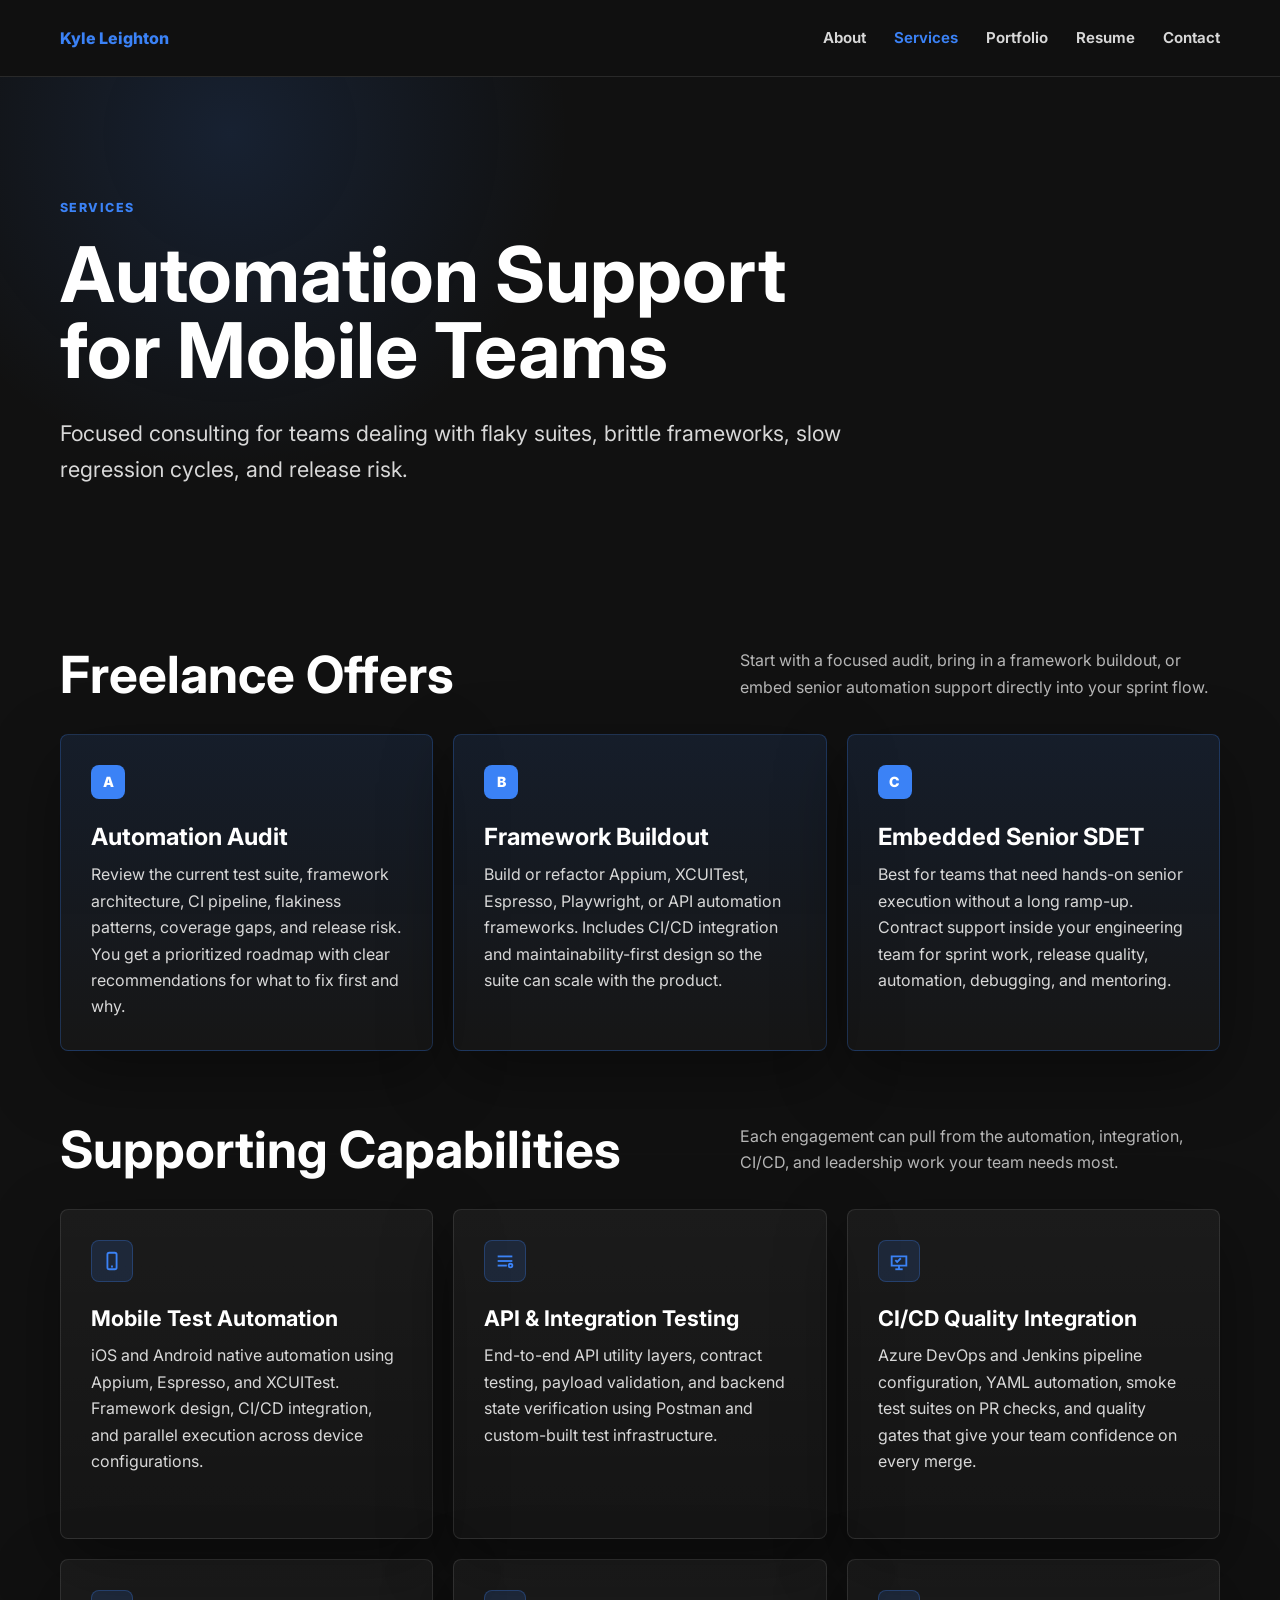
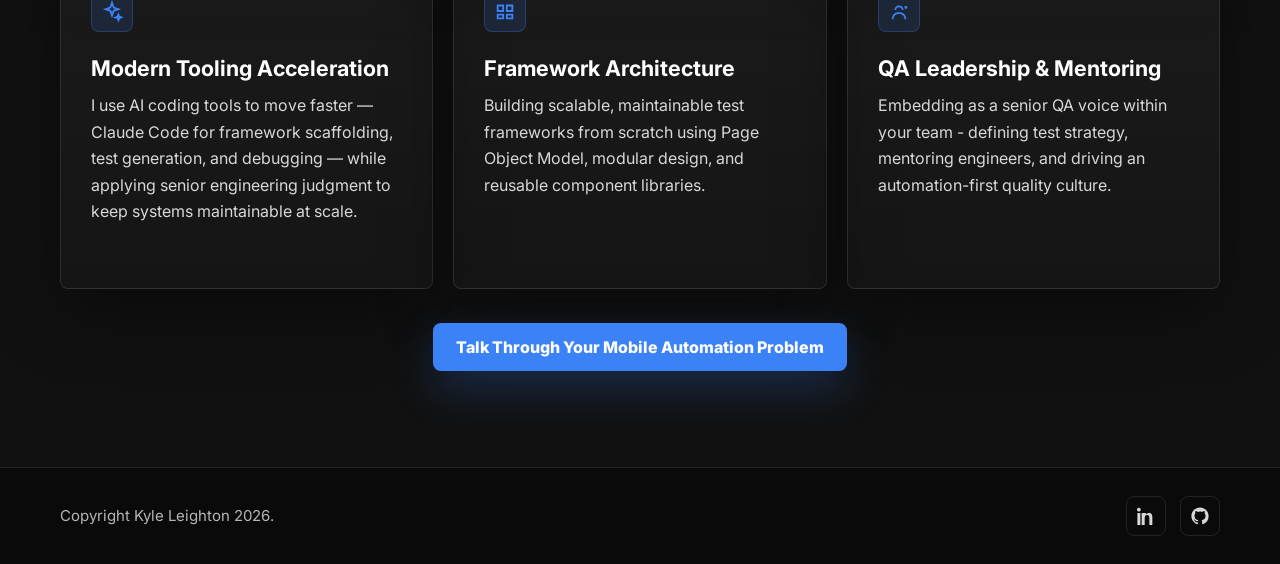
<file: services.html>
<!doctype html>
<html lang="en">
  <head>
    <meta charset="utf-8">
    <meta name="viewport" content="width=device-width, initial-scale=1">
    <meta name="description" content="Freelance SDET consulting services for mobile automation audits, framework buildouts, embedded senior SDET support, CI/CD quality gates, and release confidence.">
    <link rel="icon" type="image/svg+xml" href="favicon.svg">
    <title>Services | Kyle Leighton</title>
    <link rel="preconnect" href="https://fonts.googleapis.com">
    <link rel="preconnect" href="https://fonts.gstatic.com" crossorigin>
    <link href="https://fonts.googleapis.com/css2?family=Inter:wght@400;500;600;700;800;900&amp;display=swap" rel="stylesheet">
    <link rel="stylesheet" href="styles.css">
  </head>
  <body>
    <div class="site-shell">
      <header class="site-header">
        <nav class="nav container" aria-label="Primary navigation">
          <a class="wordmark" href="index.html">Kyle Leighton</a>
          <button class="menu-toggle" type="button" aria-label="Toggle navigation menu" aria-expanded="false">
            <span></span>
          </button>
          <div class="nav-links">
            <a class="nav-link" href="about.html">About</a>
            <a class="nav-link" href="services.html">Services</a>
            <a class="nav-link" href="portfolio.html">Portfolio</a>
            <a class="nav-link" href="resume.html">Resume</a>
            <a class="nav-link" href="contact.html">Contact</a>
          </div>
        </nav>
      </header>

      <main class="site-main">
        <section class="page-hero">
          <div class="container reveal">
            <span class="eyebrow">Services</span>
            <h1>Automation Support for Mobile Teams</h1>
            <p>Focused consulting for teams dealing with flaky suites, brittle frameworks, slow regression cycles, and release risk.</p>
          </div>
        </section>

        <section class="section">
          <div class="container">
            <div class="section-heading reveal">
              <h2>Freelance Offers</h2>
              <p>Start with a focused audit, bring in a framework buildout, or embed senior automation support directly into your sprint flow.</p>
            </div>
            <div class="grid grid-3 offer-grid">
              <article class="offer-card reveal">
                <span class="offer-label">A</span>
                <h2>Automation Audit</h2>
                <p>Review the current test suite, framework architecture, CI pipeline, flakiness patterns, coverage gaps, and release risk. You get a prioritized roadmap with clear recommendations for what to fix first and why.</p>
              </article>
              <article class="offer-card reveal">
                <span class="offer-label">B</span>
                <h2>Framework Buildout</h2>
                <p>Build or refactor Appium, XCUITest, Espresso, Playwright, or API automation frameworks. Includes CI/CD integration and maintainability-first design so the suite can scale with the product.</p>
              </article>
              <article class="offer-card reveal">
                <span class="offer-label">C</span>
                <h2>Embedded Senior SDET</h2>
                <p>Best for teams that need hands-on senior execution without a long ramp-up. Contract support inside your engineering team for sprint work, release quality, automation, debugging, and mentoring.</p>
              </article>
            </div>

            <div class="section-heading supporting-heading reveal">
              <h2>Supporting Capabilities</h2>
              <p>Each engagement can pull from the automation, integration, CI/CD, and leadership work your team needs most.</p>
            </div>
            <div class="grid grid-3">
              <article class="service-card reveal">
                <span class="icon" aria-hidden="true">
                  <svg viewBox="0 0 24 24" fill="none" stroke="currentColor">
                    <rect x="7" y="3" width="10" height="18" rx="2"></rect>
                    <path d="M11 18h2"></path>
                  </svg>
                </span>
                <h2>Mobile Test Automation</h2>
                <p>iOS and Android native automation using Appium, Espresso, and XCUITest. Framework design, CI/CD integration, and parallel execution across device configurations.</p>
              </article>
              <article class="service-card reveal">
                <span class="icon" aria-hidden="true">
                  <svg viewBox="0 0 24 24" fill="none" stroke="currentColor">
                    <path d="M4 7h16"></path>
                    <path d="M4 12h16"></path>
                    <path d="M4 17h10"></path>
                    <circle cx="18" cy="17" r="2"></circle>
                  </svg>
                </span>
                <h2>API &amp; Integration Testing</h2>
                <p>End-to-end API utility layers, contract testing, payload validation, and backend state verification using Postman and custom-built test infrastructure.</p>
              </article>
              <article class="service-card reveal">
                <span class="icon" aria-hidden="true">
                  <svg viewBox="0 0 24 24" fill="none" stroke="currentColor">
                    <path d="M4 7h16v10H4z"></path>
                    <path d="M8 21h8"></path>
                    <path d="M12 17v4"></path>
                    <path d="M8 11l2 2 4-4"></path>
                  </svg>
                </span>
                <h2>CI/CD Quality Integration</h2>
                <p>Azure DevOps and Jenkins pipeline configuration, YAML automation, smoke test suites on PR checks, and quality gates that give your team confidence on every merge.</p>
              </article>
              <article class="service-card reveal">
                <span class="icon" aria-hidden="true">
                  <svg viewBox="0 0 24 24" fill="none" stroke="currentColor">
                    <path d="M12 3l1.8 5.2L19 10l-5.2 1.8L12 17l-1.8-5.2L5 10l5.2-1.8L12 3z"></path>
                    <path d="M19 16l.8 2.2L22 19l-2.2.8L19 22l-.8-2.2L16 19l2.2-.8L19 16z"></path>
                  </svg>
                </span>
                <h2>Modern Tooling Acceleration</h2>
                <p>I use AI coding tools to move faster — Claude Code for framework scaffolding, test generation, and debugging — while applying senior engineering judgment to keep systems maintainable at scale.</p>
              </article>
              <article class="service-card reveal">
                <span class="icon" aria-hidden="true">
                  <svg viewBox="0 0 24 24" fill="none" stroke="currentColor">
                    <path d="M4 6h6v6H4z"></path>
                    <path d="M14 6h6v6h-6z"></path>
                    <path d="M4 16h6v4H4z"></path>
                    <path d="M14 16h6v4h-6z"></path>
                  </svg>
                </span>
                <h2>Framework Architecture</h2>
                <p>Building scalable, maintainable test frameworks from scratch using Page Object Model, modular design, and reusable component libraries.</p>
              </article>
              <article class="service-card reveal">
                <span class="icon" aria-hidden="true">
                  <svg viewBox="0 0 24 24" fill="none" stroke="currentColor">
                    <path d="M16 11a4 4 0 1 0-8 0"></path>
                    <path d="M5 21a7 7 0 0 1 14 0"></path>
                    <path d="M18 8h3"></path>
                    <path d="M19.5 6.5v3"></path>
                  </svg>
                </span>
                <h2>QA Leadership &amp; Mentoring</h2>
                <p>Embedding as a senior QA voice within your team - defining test strategy, mentoring engineers, and driving an automation-first quality culture.</p>
              </article>
            </div>
            <div class="cta-row reveal">
              <a class="button button-primary" href="contact.html">Talk Through Your Mobile Automation Problem</a>
            </div>
          </div>
        </section>
      </main>

      <footer class="site-footer">
        <div class="footer-inner container">
          <p>Copyright Kyle Leighton 2026.</p>
          <div class="footer-links">
            <a href="https://linkedin.com/in/kyle-leighton-098b62132" target="_blank" rel="noreferrer" aria-label="LinkedIn">
              <svg viewBox="0 0 24 24" fill="currentColor" aria-hidden="true">
                <path d="M4.98 3.5C4.98 4.88 3.87 6 2.5 6S0 4.88 0 3.5 1.12 1 2.5 1s2.48 1.12 2.48 2.5zM.5 8h4V24h-4V8zm7.5 0h3.84v2.18h.05c.54-1.02 1.84-2.1 3.79-2.1 4.05 0 4.8 2.67 4.8 6.14V24h-4v-8.67c0-2.07-.04-4.73-2.88-4.73-2.89 0-3.33 2.25-3.33 4.58V24h-4V8z"></path>
              </svg>
            </a>
            <a href="https://github.com/kbleighton" target="_blank" rel="noreferrer" aria-label="GitHub">
              <svg viewBox="0 0 24 24" fill="currentColor" aria-hidden="true">
                <path d="M12 .5C5.65.5.5 5.65.5 12c0 5.09 3.29 9.4 7.86 10.93.58.11.79-.25.79-.56v-2.02c-3.2.7-3.87-1.36-3.87-1.36-.52-1.34-1.28-1.7-1.28-1.7-1.05-.72.08-.7.08-.7 1.16.08 1.77 1.19 1.77 1.19 1.03 1.76 2.7 1.25 3.36.96.1-.75.4-1.25.73-1.54-2.56-.29-5.25-1.28-5.25-5.69 0-1.26.45-2.29 1.19-3.1-.12-.29-.52-1.47.11-3.06 0 0 .97-.31 3.18 1.18A11.1 11.1 0 0 1 12 6.15c.98 0 1.96.13 2.88.38 2.2-1.49 3.17-1.18 3.17-1.18.63 1.59.23 2.77.11 3.06.74.81 1.19 1.84 1.19 3.1 0 4.42-2.7 5.39-5.27 5.67.41.36.78 1.07.78 2.16v3.03c0 .31.21.67.8.56A11.52 11.52 0 0 0 23.5 12C23.5 5.65 18.35.5 12 .5z"></path>
              </svg>
            </a>
          </div>
        </div>
      </footer>
    </div>

    <script src="script.js"></script>
  </body>
</html>
</file>
<file: styles.css>
/* Design tokens */
:root {
  --bg: #111111;
  --bg-deep: #0a0a0a;
  --panel: #171717;
  --panel-soft: #1d1d1d;
  --text: #ffffff;
  --muted: #b6b6b6;
  --muted-strong: #d8d8d8;
  --line: rgba(255, 255, 255, 0.1);
  --line-strong: rgba(255, 255, 255, 0.16);
  --accent: #3b82f6;
  --accent-dark: #2563eb;
  --accent-soft: rgba(59, 130, 246, 0.14);
  --shadow: 0 24px 70px rgba(0, 0, 0, 0.38);
  --radius: 8px;
  --max-width: 1160px;
}

/* Base layout */
* {
  box-sizing: border-box;
}

html {
  scroll-behavior: smooth;
}

body {
  margin: 0;
  background: var(--bg);
  color: var(--text);
  font-family: "Inter", system-ui, -apple-system, BlinkMacSystemFont, "Segoe UI", sans-serif;
  font-size: 16px;
  line-height: 1.65;
  text-rendering: optimizeLegibility;
}

body.menu-open {
  overflow: hidden;
}

img,
svg {
  display: block;
  max-width: 100%;
}

a {
  color: inherit;
  text-decoration: none;
}

p {
  margin: 0;
}

ul {
  margin: 0;
  padding-left: 1.15rem;
}

li + li {
  margin-top: 0.55rem;
}

.site-shell {
  min-height: 100vh;
  display: flex;
  flex-direction: column;
}

.site-main {
  flex: 1;
}

.container {
  width: min(100% - 40px, var(--max-width));
  margin: 0 auto;
}

/* Header and navigation */
.site-header {
  position: sticky;
  top: 0;
  z-index: 20;
  background: rgba(17, 17, 17, 0.84);
  border-bottom: 1px solid var(--line);
  backdrop-filter: blur(18px);
}

.nav {
  min-height: 76px;
  display: flex;
  align-items: center;
  justify-content: space-between;
  gap: 24px;
}

.wordmark {
  color: var(--accent);
  font-size: 1rem;
  font-weight: 800;
  letter-spacing: 0;
}

.nav-links {
  display: flex;
  align-items: center;
  gap: 28px;
}

.nav-link {
  color: var(--muted-strong);
  font-size: 0.94rem;
  font-weight: 650;
  transition: color 180ms ease;
}

.nav-link:hover,
.nav-link:focus,
.nav-link.is-active {
  color: var(--accent);
}

.menu-toggle {
  width: 44px;
  height: 44px;
  display: none;
  align-items: center;
  justify-content: center;
  border: 1px solid var(--line-strong);
  border-radius: var(--radius);
  background: rgba(255, 255, 255, 0.03);
  color: var(--text);
  cursor: pointer;
}

.menu-toggle span,
.menu-toggle span::before,
.menu-toggle span::after {
  width: 18px;
  height: 2px;
  display: block;
  background: currentColor;
  border-radius: 99px;
  content: "";
  transition: transform 180ms ease, opacity 180ms ease;
}

.menu-toggle span {
  position: relative;
}

.menu-toggle span::before,
.menu-toggle span::after {
  position: absolute;
  left: 0;
}

.menu-toggle span::before {
  top: -6px;
}

.menu-toggle span::after {
  top: 6px;
}

.menu-toggle[aria-expanded="true"] span {
  background: transparent;
}

.menu-toggle[aria-expanded="true"] span::before {
  transform: translateY(6px) rotate(45deg);
}

.menu-toggle[aria-expanded="true"] span::after {
  transform: translateY(-6px) rotate(-45deg);
}

/* Hero, buttons, and shared sections */
.hero {
  min-height: calc(100vh - 76px);
  display: grid;
  align-items: center;
  padding: 80px 0 72px;
  background:
    radial-gradient(circle at 50% 10%, rgba(59, 130, 246, 0.16), transparent 34%),
    linear-gradient(180deg, var(--bg-deep) 0%, var(--bg) 70%);
}

.hero-inner {
  width: min(920px, 100%);
  margin: 0 auto;
  text-align: center;
}

.eyebrow {
  color: var(--accent);
  font-size: 0.78rem;
  font-weight: 800;
  letter-spacing: 0.12em;
  text-transform: uppercase;
}

.hero h1,
.page-hero h1 {
  margin: 18px 0 0;
  color: var(--text);
  line-height: 0.98;
  letter-spacing: 0;
}

.hero h1 {
  font-size: clamp(2.55rem, 6vw, 5.45rem);
}

.page-hero h1 {
  font-size: clamp(2.8rem, 8vw, 6.8rem);
}

.hero p,
.page-hero p {
  width: min(820px, 100%);
  margin: 28px auto 0;
  color: var(--muted-strong);
  font-size: clamp(1.05rem, 2vw, 1.35rem);
  line-height: 1.65;
}

.button {
  min-height: 48px;
  display: inline-flex;
  align-items: center;
  justify-content: center;
  gap: 10px;
  border: 1px solid transparent;
  border-radius: var(--radius);
  padding: 0 22px;
  font-weight: 800;
  line-height: 1;
  transition: transform 180ms ease, background 180ms ease, border-color 180ms ease, color 180ms ease;
}

.button-primary {
  background: var(--accent);
  color: var(--text);
  box-shadow: 0 18px 44px rgba(59, 130, 246, 0.24);
}

.button-primary:hover,
.button-primary:focus {
  background: var(--accent-dark);
  transform: translateY(-2px);
}

.button-secondary {
  background: transparent;
  border-color: var(--line-strong);
  color: var(--text);
}

.button-secondary:hover,
.button-secondary:focus {
  border-color: var(--accent);
  color: var(--accent);
}

.hero .button-primary {
  margin-top: 36px;
}

.section {
  padding: 96px 0;
}

.section-tight {
  padding: 72px 0;
}

.section-border {
  border-top: 1px solid var(--line);
}

/* Home page stats and trusted-by band */
.grid {
  display: grid;
  gap: 20px;
}

.grid-3 {
  grid-template-columns: repeat(3, minmax(0, 1fr));
}

.grid-4 {
  grid-template-columns: repeat(4, minmax(0, 1fr));
}

.grid-2 {
  grid-template-columns: repeat(2, minmax(0, 1fr));
}

.card,
.stat-card,
.offer-card,
.skills-card,
.service-card,
.portfolio-card,
.contact-card,
.resume-panel {
  border: 1px solid var(--line);
  border-radius: var(--radius);
  background: linear-gradient(180deg, rgba(255, 255, 255, 0.045), rgba(255, 255, 255, 0.02));
  box-shadow: var(--shadow);
}

.stat-card {
  min-height: 188px;
  padding: 28px;
}

.icon {
  width: 42px;
  height: 42px;
  display: inline-flex;
  align-items: center;
  justify-content: center;
  border: 1px solid rgba(59, 130, 246, 0.28);
  border-radius: var(--radius);
  background: var(--accent-soft);
  color: var(--accent);
}

.icon svg {
  width: 22px;
  height: 22px;
  stroke-width: 2;
}

.stat-value {
  margin-top: 22px;
  color: var(--text);
  font-size: clamp(1.55rem, 3vw, 2.25rem);
  font-weight: 850;
  line-height: 1.1;
}

.stat-label {
  margin-top: 8px;
  color: var(--muted);
  font-weight: 600;
}

.trusted {
  border-top: 1px solid var(--line);
  border-bottom: 1px solid var(--line);
  background: var(--bg-deep);
}

.trusted-inner {
  min-height: 132px;
  display: grid;
  grid-template-columns: 180px 1fr;
  align-items: center;
  gap: 36px;
}

.trusted-label {
  color: var(--muted);
  font-size: 0.82rem;
  font-weight: 800;
  letter-spacing: 0.14em;
  text-transform: uppercase;
}

.logo-row {
  display: grid;
  grid-template-columns: repeat(4, minmax(0, 1fr));
  gap: 18px;
}

.text-logo {
  min-height: 58px;
  display: flex;
  align-items: center;
  justify-content: center;
  border: 1px solid var(--line);
  border-radius: var(--radius);
  color: var(--muted-strong);
  font-weight: 800;
  text-align: center;
  padding: 12px 16px;
}

/* Interior page layouts */
.page-hero {
  padding: 116px 0 64px;
  background:
    radial-gradient(circle at 18% 12%, rgba(59, 130, 246, 0.14), transparent 30%),
    var(--bg);
}

.page-hero h1 {
  width: min(820px, 100%);
  font-size: clamp(2.55rem, 6vw, 5rem);
}

.page-hero p {
  margin-left: 0;
}

.two-column {
  display: grid;
  grid-template-columns: minmax(0, 1.08fr) minmax(280px, 0.72fr);
  gap: 56px;
  align-items: center;
}

.copy-stack {
  display: grid;
  gap: 22px;
  color: var(--muted-strong);
  font-size: 1.05rem;
}

.copy-stack strong {
  color: var(--text);
}

.about-sidebar {
  display: grid;
  gap: 20px;
}

.profile-card {
  overflow: hidden;
  margin: 0;
  border: 1px solid var(--line);
  border-radius: var(--radius);
  background: linear-gradient(180deg, rgba(255, 255, 255, 0.045), rgba(255, 255, 255, 0.02));
  box-shadow: var(--shadow);
}

.profile-photo {
  width: 100%;
  aspect-ratio: 3 / 2;
  object-fit: cover;
}

.photo-frame {
  position: relative;
  overflow: hidden;
  min-height: 540px;
  border: 1px solid var(--line);
  border-radius: var(--radius);
  background:
    linear-gradient(145deg, rgba(59, 130, 246, 0.26), transparent 42%),
    linear-gradient(180deg, #202020, #121212);
}

.photo-frame::before {
  position: absolute;
  inset: 22px;
  border: 1px solid rgba(255, 255, 255, 0.12);
  border-radius: calc(var(--radius) - 2px);
  content: "";
}

.photo-placeholder {
  position: absolute;
  inset: 0;
  display: flex;
  align-items: center;
  justify-content: center;
  color: rgba(255, 255, 255, 0.58);
  font-size: 0.9rem;
  font-weight: 800;
  letter-spacing: 0.12em;
  text-transform: uppercase;
}

.skills-card {
  padding: 30px;
  border-color: rgba(59, 130, 246, 0.26);
  background: linear-gradient(180deg, rgba(59, 130, 246, 0.11), rgba(255, 255, 255, 0.025));
}

.skills-card h3 {
  margin: 0 0 20px;
  color: var(--text);
  font-size: 1.35rem;
  line-height: 1.2;
}

.skills-card li {
  color: var(--muted-strong);
  font-weight: 650;
}

.mini-stat {
  min-height: 142px;
  display: flex;
  flex-direction: column;
  justify-content: center;
  padding: 24px;
}

.mini-stat strong {
  color: var(--text);
  font-size: 1.65rem;
  line-height: 1.15;
}

.mini-stat span {
  margin-top: 8px;
  color: var(--muted);
  font-weight: 650;
}

/* Services and portfolio cards */
.section-heading {
  display: flex;
  align-items: end;
  justify-content: space-between;
  gap: 24px;
  margin-bottom: 34px;
}

.section-heading h2 {
  margin: 0;
  font-size: clamp(2rem, 4vw, 3.4rem);
  line-height: 1;
}

.section-heading p {
  width: min(480px, 100%);
  color: var(--muted);
}

.offer-grid {
  margin-bottom: 72px;
}

.offer-card {
  min-height: 300px;
  padding: 30px;
  border-color: rgba(59, 130, 246, 0.26);
  background: linear-gradient(180deg, rgba(59, 130, 246, 0.11), rgba(255, 255, 255, 0.025));
}

.offer-label {
  width: 34px;
  height: 34px;
  display: inline-flex;
  align-items: center;
  justify-content: center;
  border-radius: var(--radius);
  background: var(--accent);
  color: var(--text);
  font-size: 0.88rem;
  font-weight: 850;
}

.offer-card h2 {
  margin: 24px 0 10px;
  font-size: 1.48rem;
  line-height: 1.2;
}

.supporting-heading {
  margin-top: 0;
}

.service-card {
  min-height: 330px;
  padding: 30px;
}

.service-card h2,
.portfolio-card h2 {
  margin: 24px 0 10px;
  font-size: 1.35rem;
  line-height: 1.2;
}

.service-card p,
.offer-card p,
.portfolio-card p,
.resume-panel p {
  color: var(--muted-strong);
}

.cta-row {
  margin-top: 34px;
  display: flex;
  justify-content: center;
  gap: 14px;
  text-align: center;
}

.cta-row .button {
  max-width: 100%;
}

.portfolio-grid {
  display: grid;
  gap: 20px;
}

.portfolio-card {
  padding: 30px;
}

.portfolio-card h2 {
  margin-top: 0;
  font-size: 1.55rem;
}

.portfolio-card .context {
  margin-bottom: 20px;
  color: var(--accent);
  font-size: 0.9rem;
  font-weight: 800;
  letter-spacing: 0.08em;
  text-transform: uppercase;
}

.portfolio-card li {
  color: var(--muted-strong);
}

.case-study-grid {
  display: grid;
  grid-template-columns: repeat(2, minmax(0, 1fr));
  gap: 18px 24px;
}

.case-detail h3 {
  margin: 0 0 6px;
  color: var(--accent);
  font-size: 0.78rem;
  font-weight: 850;
  letter-spacing: 0.12em;
  text-transform: uppercase;
}

.case-detail p {
  font-size: 0.98rem;
}

.case-detail:last-child {
  grid-column: 1 / -1;
}

.case-link {
  margin-top: 26px;
}

.portfolio-card.featured {
  border-color: rgba(59, 130, 246, 0.32);
  background: linear-gradient(180deg, rgba(59, 130, 246, 0.12), rgba(255, 255, 255, 0.025));
}

/* Resume and profile links */
.resume-wrap {
  min-height: calc(100vh - 76px);
  display: grid;
  align-items: center;
  padding: 92px 0;
}

.resume-panel {
  width: min(820px, 100%);
  margin: 0 auto;
  padding: clamp(32px, 6vw, 64px);
  text-align: center;
}

.resume-panel h1 {
  margin: 14px 0 0;
  font-size: clamp(2.45rem, 6vw, 4.85rem);
  line-height: 1;
}

.resume-panel p {
  margin: 26px auto 0;
  max-width: 680px;
  font-size: 1.08rem;
}

.resume-actions {
  display: flex;
  flex-wrap: wrap;
  justify-content: center;
  gap: 14px;
  margin-top: 36px;
}

.social-links {
  display: flex;
  flex-wrap: wrap;
  align-items: center;
  justify-content: center;
  gap: 14px;
  margin-top: 30px;
}

.social-link {
  min-height: 44px;
  display: inline-flex;
  align-items: center;
  justify-content: center;
  gap: 10px;
  border: 1px solid var(--line);
  border-radius: var(--radius);
  padding: 0 16px;
  color: var(--muted-strong);
  font-weight: 750;
  transition: border-color 180ms ease, color 180ms ease, background 180ms ease;
}

.social-link:hover,
.social-link:focus {
  border-color: var(--accent);
  background: var(--accent-soft);
  color: var(--text);
}

.social-link svg {
  width: 18px;
  height: 18px;
  color: var(--accent);
}

/* Contact form */
.contact-layout {
  display: grid;
  grid-template-columns: minmax(0, 0.96fr) minmax(300px, 0.64fr);
  gap: 28px;
  align-items: start;
}

.contact-card {
  padding: clamp(26px, 4vw, 38px);
}

.calendly-cta {
  margin-bottom: 26px;
  padding-bottom: 26px;
  border-bottom: 1px solid var(--line);
}

.form-grid {
  display: grid;
  grid-template-columns: repeat(2, minmax(0, 1fr));
  gap: 18px;
}

.field {
  display: grid;
  gap: 8px;
}

.field-full {
  grid-column: 1 / -1;
}

label {
  color: var(--muted-strong);
  font-size: 0.92rem;
  font-weight: 750;
}

input,
textarea {
  width: 100%;
  border: 1px solid var(--line-strong);
  border-radius: var(--radius);
  background: rgba(10, 10, 10, 0.72);
  color: var(--text);
  font: inherit;
  padding: 13px 14px;
  outline: none;
  transition: border-color 180ms ease, box-shadow 180ms ease;
}

textarea {
  min-height: 168px;
  resize: vertical;
}

input:focus,
textarea:focus {
  border-color: var(--accent);
  box-shadow: 0 0 0 4px rgba(59, 130, 246, 0.14);
}

.form-actions {
  display: flex;
  align-items: center;
  gap: 16px;
  margin-top: 22px;
}

.form-status {
  color: var(--muted);
  font-size: 0.9rem;
}

.contact-list {
  display: grid;
  gap: 18px;
}

.contact-item {
  display: grid;
  gap: 4px;
  border-bottom: 1px solid var(--line);
  padding-bottom: 18px;
}

.contact-item:last-child {
  border-bottom: 0;
  padding-bottom: 0;
}

.contact-item span {
  color: var(--muted);
  font-size: 0.8rem;
  font-weight: 800;
  letter-spacing: 0.12em;
  text-transform: uppercase;
}

.contact-item a {
  color: var(--text);
  font-weight: 750;
  overflow-wrap: anywhere;
  transition: color 180ms ease;
}

.contact-item a:hover,
.contact-item a:focus {
  color: var(--accent);
}

/* Footer */
.site-footer {
  border-top: 1px solid var(--line);
  background: var(--bg-deep);
}

.footer-inner {
  min-height: 96px;
  display: flex;
  align-items: center;
  justify-content: space-between;
  gap: 24px;
  color: var(--muted);
  font-size: 0.94rem;
}

.footer-links {
  display: flex;
  align-items: center;
  gap: 14px;
}

.footer-links a {
  width: 40px;
  height: 40px;
  display: inline-flex;
  align-items: center;
  justify-content: center;
  border: 1px solid var(--line);
  border-radius: var(--radius);
  color: var(--muted-strong);
  transition: border-color 180ms ease, color 180ms ease, background 180ms ease;
}

.footer-links a:hover,
.footer-links a:focus {
  border-color: var(--accent);
  background: var(--accent-soft);
  color: var(--accent);
}

.footer-links svg {
  width: 18px;
  height: 18px;
}

/* Scroll reveal animation */
.reveal {
  opacity: 0;
  transform: translateY(18px);
  transition: opacity 640ms ease, transform 640ms ease;
}

.reveal.is-visible {
  opacity: 1;
  transform: translateY(0);
}

:focus-visible {
  outline: 3px solid rgba(59, 130, 246, 0.7);
  outline-offset: 3px;
}

/* Responsive behavior */
@media (prefers-reduced-motion: reduce) {
  *,
  *::before,
  *::after {
    scroll-behavior: auto !important;
    transition-duration: 0.01ms !important;
    animation-duration: 0.01ms !important;
    animation-iteration-count: 1 !important;
  }

  .reveal {
    opacity: 1;
    transform: none;
  }
}

@media (max-width: 980px) {
  .grid-3,
  .grid-4,
  .grid-2,
  .logo-row {
    grid-template-columns: repeat(2, minmax(0, 1fr));
  }

  .two-column,
  .contact-layout {
    grid-template-columns: 1fr;
  }

  .photo-frame {
    min-height: 460px;
  }

  .trusted-inner {
    grid-template-columns: 1fr;
    gap: 18px;
    padding: 34px 0;
  }
}

@media (max-width: 760px) {
  .container {
    width: min(100% - 28px, var(--max-width));
  }

  .nav {
    min-height: 68px;
  }

  .menu-toggle {
    display: inline-flex;
  }

  .nav-links {
    position: fixed;
    inset: 68px 14px auto 14px;
    display: grid;
    gap: 0;
    padding: 10px;
    border: 1px solid var(--line-strong);
    border-radius: var(--radius);
    background: rgba(17, 17, 17, 0.98);
    box-shadow: var(--shadow);
    transform: translateY(-12px);
    opacity: 0;
    pointer-events: none;
    transition: opacity 180ms ease, transform 180ms ease;
  }

  .nav-links.is-open {
    transform: translateY(0);
    opacity: 1;
    pointer-events: auto;
  }

  .nav-link {
    display: block;
    padding: 14px 12px;
    border-radius: var(--radius);
  }

  .nav-link:hover,
  .nav-link:focus,
  .nav-link.is-active {
    background: var(--accent-soft);
  }

  .hero {
    min-height: calc(100vh - 68px);
    padding: 72px 0 56px;
  }

  .hero h1,
  .page-hero h1,
  .resume-panel h1 {
    overflow-wrap: anywhere;
  }

  .section,
  .section-tight {
    padding: 64px 0;
  }

  .page-hero {
    padding: 78px 0 42px;
  }

  .section-heading {
    display: grid;
    gap: 14px;
  }

  .grid-3,
  .grid-4,
  .grid-2,
  .logo-row,
  .case-study-grid,
  .form-grid {
    grid-template-columns: 1fr;
  }

  .case-detail:last-child {
    grid-column: auto;
  }

  .stat-card,
  .offer-card,
  .service-card {
    min-height: auto;
  }

  .resume-actions,
  .cta-row {
    align-items: stretch;
    flex-direction: column;
  }

  .photo-frame {
    min-height: 380px;
  }

  .footer-inner {
    flex-direction: column;
    justify-content: center;
    padding: 26px 0;
    text-align: center;
  }
}
</file>
